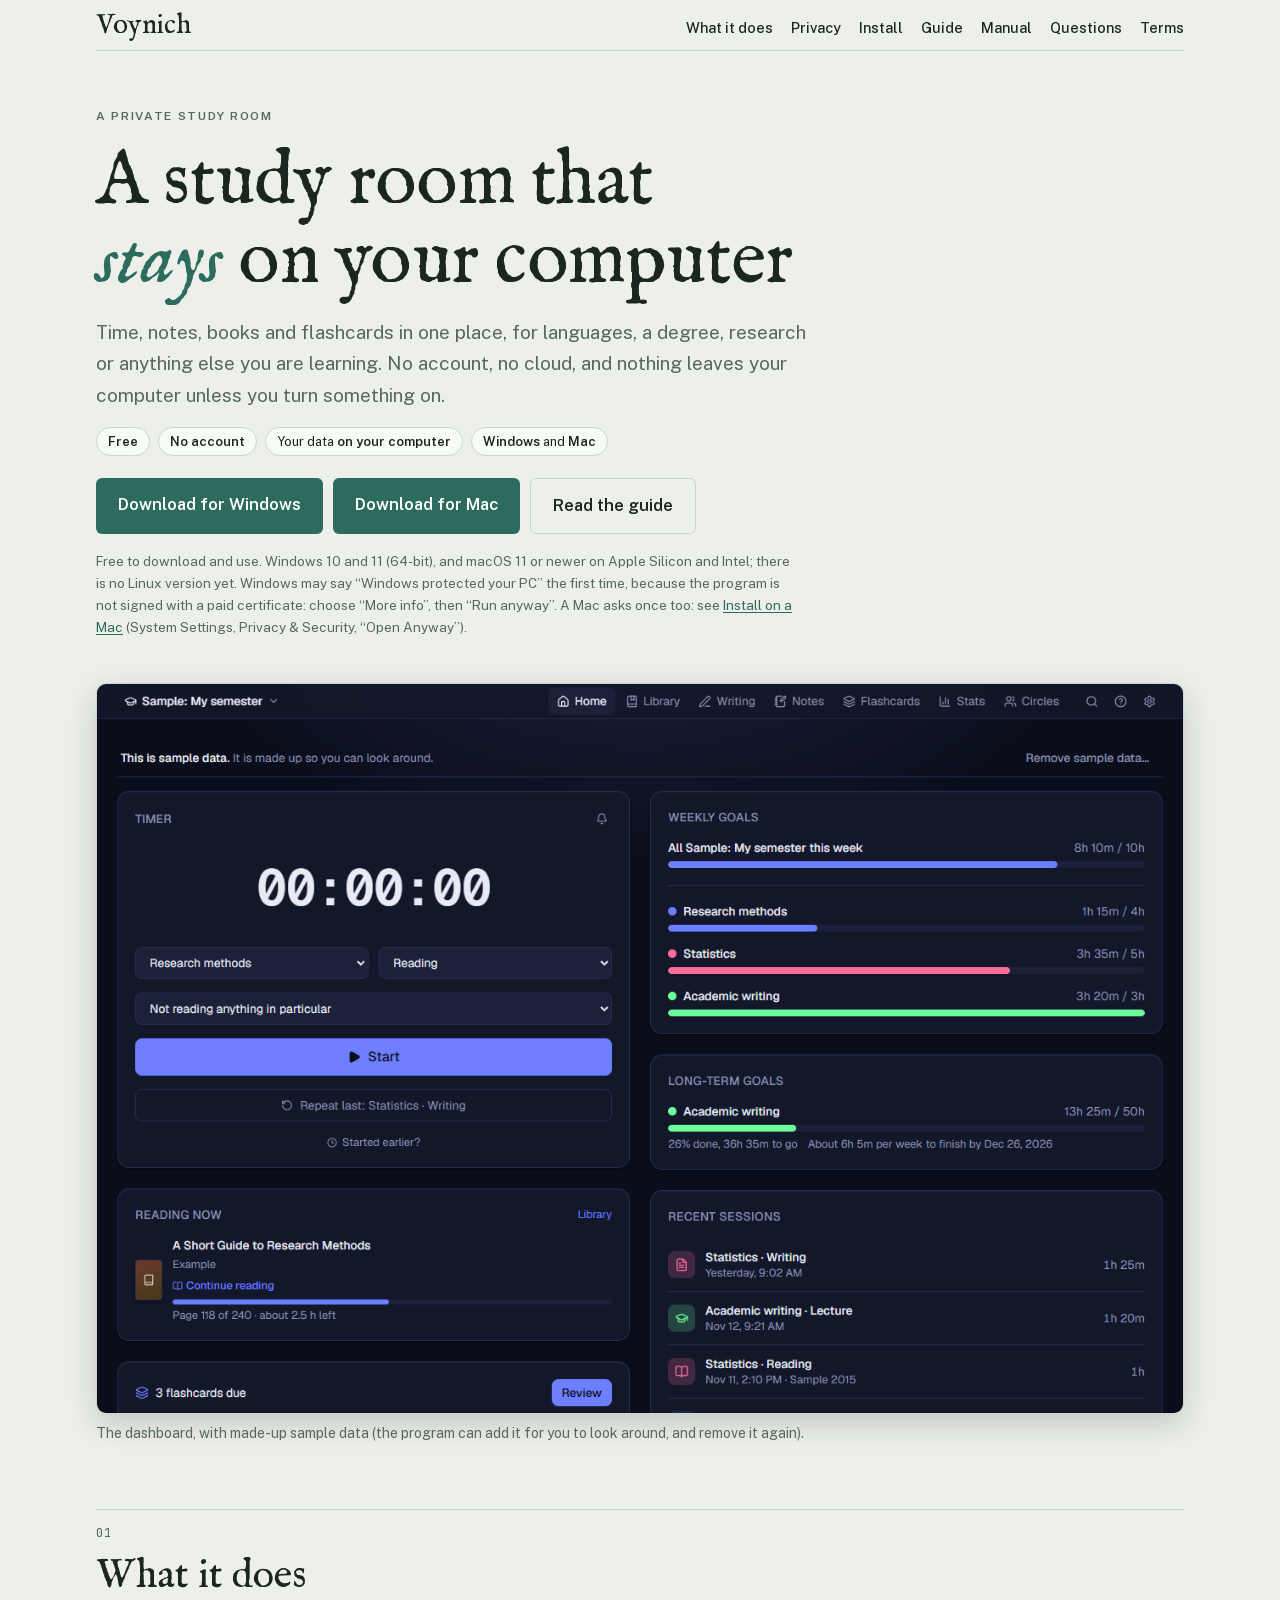
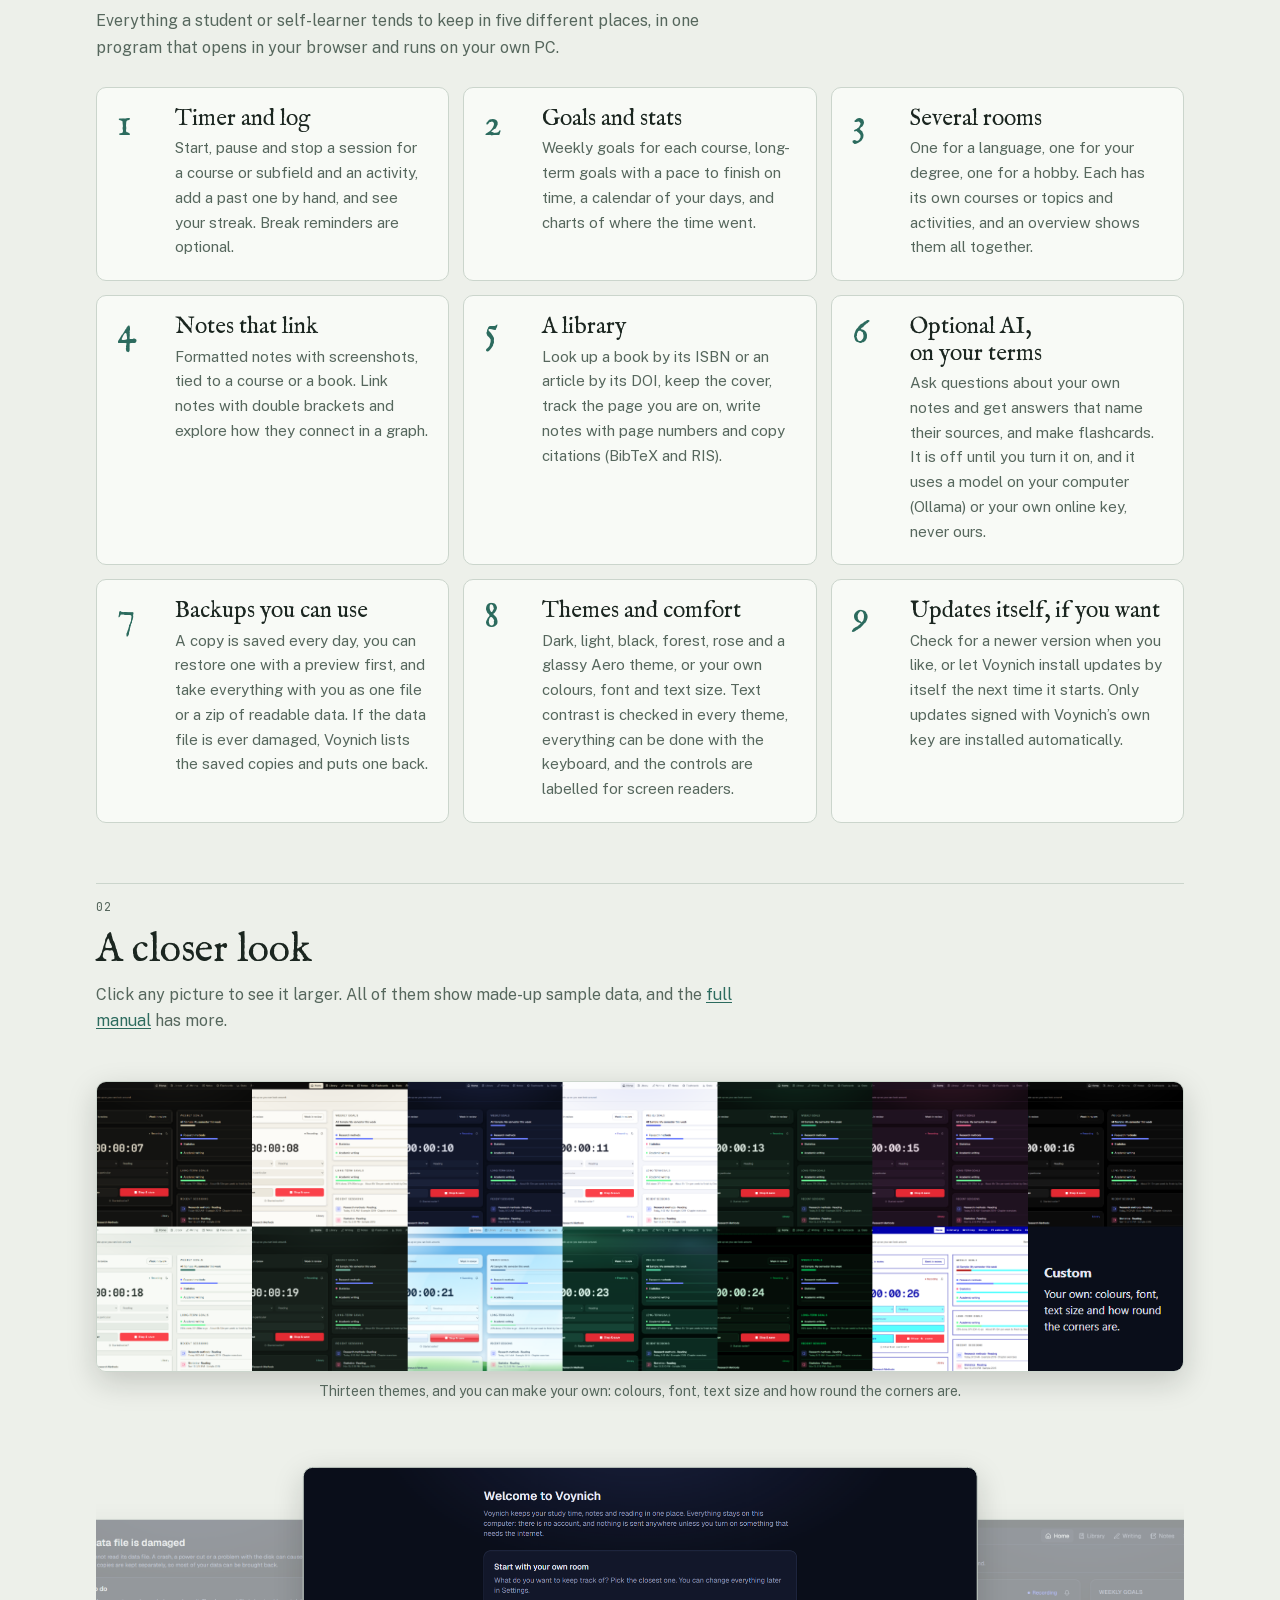
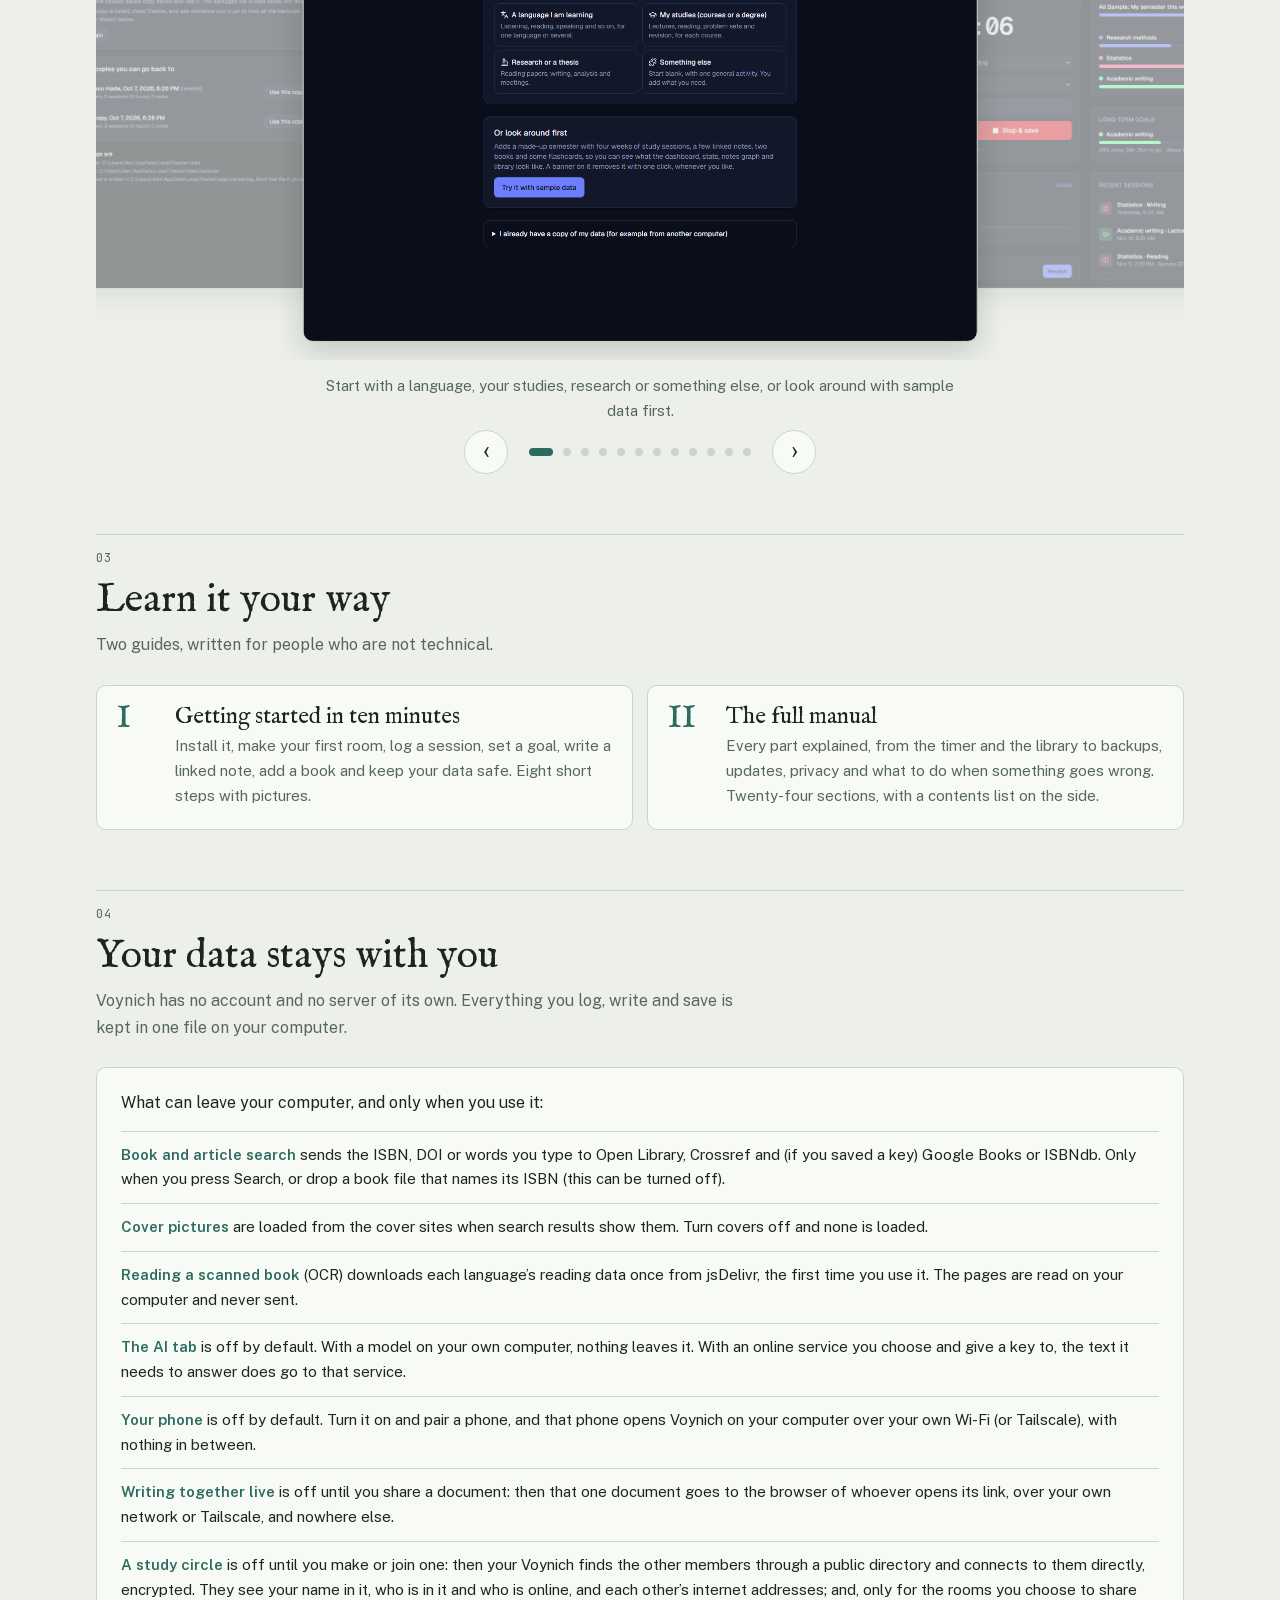
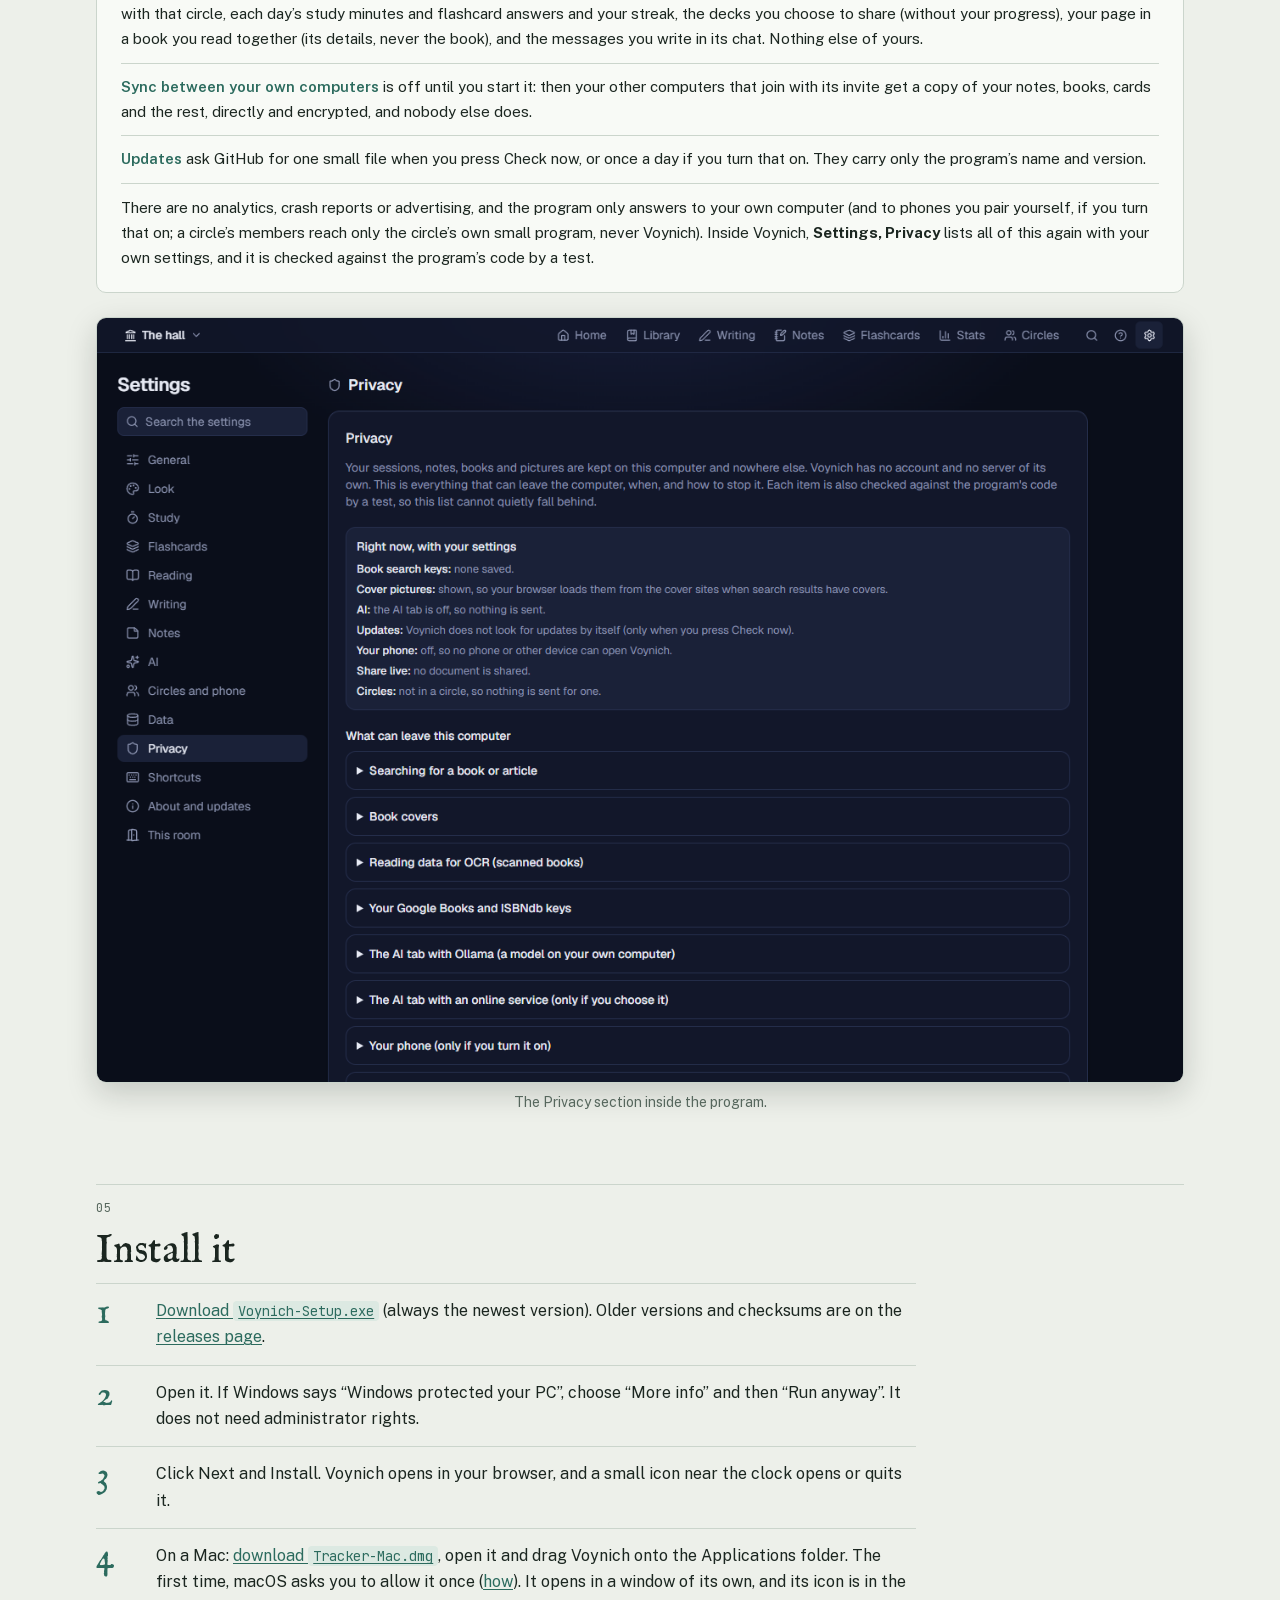
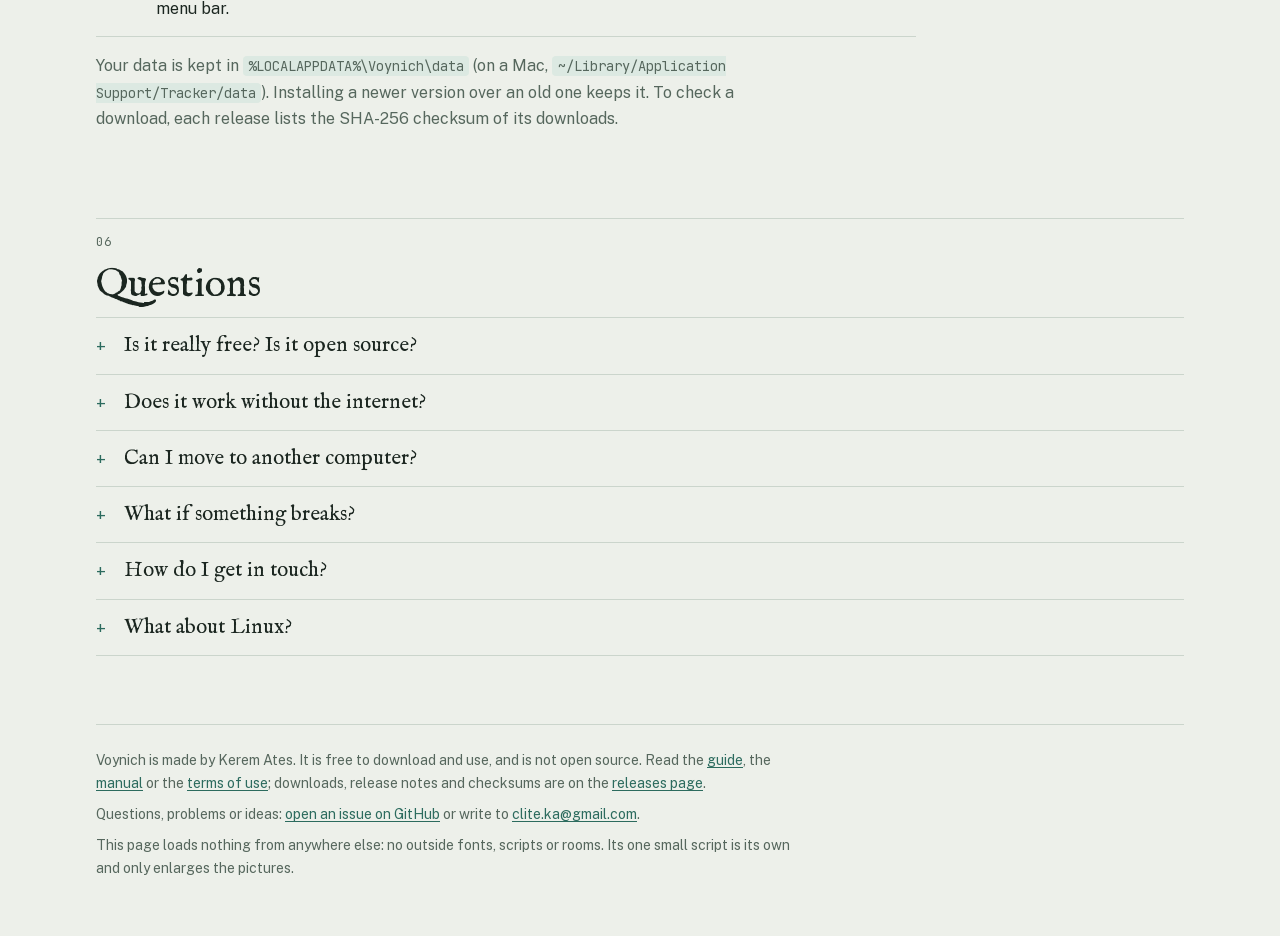
<file: docs/index.html>
<!doctype html>
<html lang="en">
<head>
<meta charset="utf-8">
<meta name="viewport" content="width=device-width, initial-scale=1">
<meta name="theme-color" content="#101713">
<title>Voynich: a private study room that lives on your computer</title>
<meta name="description" content="Voynich keeps your study time, notes, books and flashcards in one place, on your own Windows PC or Mac. No account, no cloud, nothing sent anywhere unless you turn something on. Free to download.">
<meta property="og:title" content="Voynich: a private study room that lives on your computer">
<meta property="og:description" content="Study time, notes, books and flashcards in one place. No account. Your data stays on your computer.">
<meta property="og:type" content="website">
<meta property="og:image" content="https://cliteka-cell.github.io/voynich-releases/img/dashboard.png">
<link rel="icon" href="data:image/svg+xml,%3Csvg xmlns='http://www.w3.org/2000/svg' viewBox='0 0 64 64'%3E%3Cg transform='rotate(90 32 32)'%3E%3Crect x='1.3' y='6.1' width='61.4' height='51.8' rx='10.9'/%3E%3Crect x='5' y='9.8' width='54' height='44.4' rx='7.2' fill='%23fff'/%3E%3Crect x='7.9' y='12.7' width='48.3' height='38.7' rx='4.3'/%3E%3C/g%3E%3Cpath transform='translate(32 32) scale(0.46) translate(-50 -50)' fill='%23fff' fill-rule='evenodd' d='M40.0 0.0 L45.2 -0.0 L45.7 0.3 L45.7 15.6 L46.1 16.1 L54.8 16.0 L55.1 9.8 L56.4 5.6 L59.6 2.0 L63.4 0.2 L68.0 0.2 L71.4 1.6 L74.1 4.1 L75.5 6.3 L76.2 8.3 L76.5 11.3 L76.2 14.1 L74.8 17.2 L72.8 19.6 L70.6 21.1 L68.1 22.1 L61.2 22.4 L60.7 30.0 L59.7 32.4 L58.0 34.6 L55.7 36.3 L53.3 37.3 L45.7 38.0 L45.8 78.3 L59.0 78.5 L62.1 79.2 L64.5 80.6 L66.6 82.6 L67.9 84.8 L68.6 86.9 L68.7 91.3 L67.6 94.4 L64.5 97.9 L60.8 99.7 L57.3 100.0 L54.1 99.3 L51.7 97.9 L49.7 96.0 L48.0 93.3 L47.3 90.3 L47.4 87.9 L48.2 84.7 L33.9 84.6 L30.7 83.9 L27.8 82.2 L26.0 80.4 L24.3 77.7 L23.6 75.3 L23.5 72.1 L24.0 69.4 L25.4 66.6 L27.7 64.1 L29.5 62.9 L32.2 61.8 L39.6 61.2 L39.6 37.9 L30.5 37.8 L29.7 38.6 L29.6 40.1 L24.6 42.9 L23.7 41.2 L23.5 39.3 L23.6 37.4 L24.6 35.1 L26.1 33.5 L27.7 32.3 L30.3 31.6 L39.5 31.4 L39.6 22.9 L39.1 22.3 L23.7 22.3 L23.5 16.4 Z M65.2 6.2 L67.4 6.4 L69.7 8.4 L70.4 10.6 L70.0 13.2 L68.9 14.8 L67.3 15.9 L61.4 16.1 L61.2 11.1 L61.5 9.1 L63.0 7.1 Z M39.3 9.4 L39.6 9.7 L39.5 15.9 L32.9 16.1 L32.9 15.7 Z M46.0 22.3 L54.8 22.4 L54.9 27.8 L53.6 30.2 L51.2 31.5 L45.8 31.4 L45.7 22.9 Z M34.4 67.7 L39.1 67.7 L39.6 68.0 L39.4 78.4 L33.6 78.3 L31.6 77.3 L30.1 75.5 L29.6 73.0 L30.1 70.6 L32.0 68.6 Z M57.3 84.7 L59.0 84.7 L60.7 85.4 L61.8 86.5 L62.5 87.9 L62.7 89.6 L62.1 91.5 L60.5 93.1 L58.8 93.8 L57.1 93.8 L55.5 93.1 L54.1 91.7 L53.6 90.2 L53.6 88.1 L54.4 86.5 L55.5 85.4 Z'/%3E%3C/svg%3E">
<link rel="stylesheet" href="guide.css">
<style>
/* The landing page: guide.css gives the fonts, the bar and the rest; these are the same two colour sets (a test holds them equal). */
:root {
  color-scheme: dark light;
  --bg: #101713;
  --surface: #17201b;
  --surface-2: #1d3730;
  --border: #2b3a32;
  --fg: #e2e9e3;
  --muted: #98a99f;
  --accent: #7cc0ad;
  --accent-fg: #101713;
  --ochre: #d8a852;
  --ochre-soft: #33291a;
}
@media (prefers-color-scheme: light) {
  :root {
    --bg: #edf0ea;
    --surface: #f8faf6;
    --surface-2: #dce9e2;
    --border: #cbd5cc;
    --fg: #1b2620;
    --muted: #56675d;
    --accent: #2c6b5e;
    --accent-fg: #ffffff;
    --ochre: #8f6218;
    --ochre-soft: #f1e6cf;
  }
}
.hero { padding: 56px 0 8px; display: grid; gap: 16px; }
.eyebrow { font-size: 12px; letter-spacing: 0.14em; text-transform: uppercase; color: var(--muted); font-weight: 600; }
.hero h1 { font-size: clamp(44px, 7.2vw, 76px); line-height: 1.04; margin: 0; max-width: 19ch; }
.hero .lead { font-size: clamp(17px, 2.1vw, 19px); margin: 0; max-width: 60ch; }
.facts { display: flex; flex-wrap: wrap; gap: 8px; }
.fact { font-size: 13px; border: 1px solid var(--border); border-radius: 999px; padding: 3px 11px; background: var(--surface); }
.fact b { font-weight: 600; }
.actions { display: flex; flex-wrap: wrap; gap: 10px; margin: 6px 0 0; }
.actions .button { font-size: 16.5px; padding: 13px 22px; }
.small { font-size: 13.5px; color: var(--muted); max-width: 78ch; margin: 0; }
.hero .shot { margin: 28px 0 0; }
.hero .shot figcaption { text-align: left; }

/* each part: a rule above, the title in the book face, a short line under it */
section { padding: 56px 0 4px; scroll-margin-top: 64px; }
section > h2 { font-size: clamp(30px, 4.4vw, 40px); margin: 0 0 8px; padding-top: 0; border-top: 0; }
.part-no { display: block; font-family: var(--mono); font-size: 12px; letter-spacing: 0.08em; color: var(--muted); margin-bottom: 10px; padding-top: 14px; border-top: 1px solid var(--border); }
.section-lead { color: var(--muted); margin: 0 0 26px; max-width: 64ch; }

/* what it does: numbered leaves, two by two */
.grid { display: grid; gap: 14px; grid-template-columns: repeat(auto-fit, minmax(300px, 1fr)); counter-reset: leaf; }
.card { counter-increment: leaf; background: var(--surface); border: 1px solid var(--border); border-radius: 10px; padding: 18px 20px 20px; display: grid; grid-template-columns: 46px 1fr; gap: 4px 12px; align-content: start; }
.card::before { content: counter(leaf); grid-row: span 2; font-family: var(--display); font-size: 40px; line-height: 0.95; color: var(--accent); }
.card h3 { margin: 0; font-size: 23px; }
.card h3 a { color: var(--fg); text-decoration: none; }
.card h3 a:hover { color: var(--accent); text-decoration: underline; }
.card p { margin: 0; color: var(--muted); font-size: 15px; }
#learn .card::before { content: counter(leaf, upper-roman); font-size: 32px; }

.gallery { display: grid; gap: 28px; grid-template-columns: repeat(auto-fit, minmax(420px, 1fr)); }
.gallery .wide { grid-column: 1 / -1; }
.shot figcaption { text-align: center; }
@media (max-width: 520px) { .gallery { grid-template-columns: 1fr; } }

/* privacy: a sheet with a ruled list, each thing that can leave named in bold */
.panel { background: var(--surface); border: 1px solid var(--border); border-radius: 10px; padding: 22px 24px; }
.panel ul { list-style: none; margin: 14px 0 0; padding: 0; }
.panel li { padding: 11px 0; border-top: 1px solid var(--border); font-size: 15px; }
.panel li:last-child { border-bottom: 1px solid var(--border); }
.panel li strong { font-weight: 600; color: var(--accent); }
.panel > p:last-child { font-size: 15px; }

/* install: the roadmap's order, a big numeral to each step */
#install ol.steps { counter-reset: inst; max-width: 820px; }
#install ol.steps > li { counter-increment: inst; position: relative; padding: 14px 0 14px 60px; border-top: 1px solid var(--border); }
#install ol.steps > li:last-child { border-bottom: 1px solid var(--border); }
#install ol.steps > li::before { content: counter(inst); position: absolute; left: 0; top: 10px; font-family: var(--display); font-size: 38px; line-height: 1; color: var(--accent); }
#questions details p { max-width: 72ch; }
@media (max-width: 620px) {
  .hero { padding-top: 36px; }
  .card { grid-template-columns: 38px 1fr; padding: 16px; }
  .card::before { font-size: 34px; }
  .panel { padding: 18px 16px; }
  #install ol.steps > li { padding-left: 44px; }
  #install ol.steps > li::before { font-size: 30px; }
}
</style>
<link rel="stylesheet" href="gallery.css"><link rel="stylesheet" href="gallery.css">
</head>
<body>
<div class="wrap">
  <header class="top">
    <a class="brand" href="#top">Voynich</a>
    <nav class="site" aria-label="Sections">
      <a href="#features">What it does</a>
      <a href="#privacy">Privacy</a>
      <a href="#install">Install</a>
      <a href="guide.html">Guide</a>
      <a href="manual.html">Manual</a>
      <a href="#questions">Questions</a>
      <a href="terms.html">Terms</a>
    </nav>
  </header>

  <main id="top">
    <div class="hero">
      <span class="eyebrow">A private study room</span>
      <h1>A study room that <em>stays</em> on your computer</h1>
      <p class="lead">Time, notes, books and flashcards in one place, for languages, a degree, research or anything else you are learning. No account, no cloud, and nothing leaves your computer unless you turn something on.</p>
      <div class="facts">
        <span class="fact"><b>Free</b></span>
        <span class="fact"><b>No account</b></span>
        <span class="fact">Your data <b>on your computer</b></span>
        <span class="fact"><b>Windows</b> and <b>Mac</b></span>
      </div>
      <p class="actions">
        <a class="button" href="https://github.com/cliteka-cell/voynich-releases/releases/latest/download/Voynich-Setup.exe">Download for Windows</a>
        <a class="button" href="https://github.com/cliteka-cell/voynich-releases/releases/latest/download/Tracker-Mac.dmg">Download for Mac</a>
        <a class="button quiet" href="guide.html">Read the guide</a>
      </p>
      <p class="small">Free to download and use. Windows 10 and 11 (64-bit), and macOS 11 or newer on Apple Silicon and Intel; there is no Linux version yet. Windows may say &ldquo;Windows protected your PC&rdquo; the first time, because the program is not signed with a paid certificate: choose &ldquo;More info&rdquo;, then &ldquo;Run anyway&rdquo;. A Mac asks once too: see <a href="manual.html#mac">Install on a Mac</a> (System Settings, Privacy &amp; Security, &ldquo;Open Anyway&rdquo;).</p>
      <figure class="shot">
        <a class="zoom" href="img/dashboard.png"><img src="img/dashboard.png" width="1280" height="860" alt="The Voynich dashboard: a timer with a Start button, weekly goals with progress bars for three courses, a long-term goal, the book being read and the most recent study sessions."></a>
        <figcaption>The dashboard, with made-up sample data (the program can add it for you to look around, and remove it again).</figcaption>
      </figure>
    </div>

    <section id="features" aria-labelledby="features-title">
      <span class="part-no">01</span>
      <h2 id="features-title">What it does</h2>
      <p class="section-lead">Everything a student or self-learner tends to keep in five different places, in one program that opens in your browser and runs on your own PC.</p>
      <div class="grid">
        <div class="card"><h3>Timer and log</h3><p>Start, pause and stop a session for a course or subfield and an activity, add a past one by hand, and see your streak. Break reminders are optional.</p></div>
        <div class="card"><h3>Goals and stats</h3><p>Weekly goals for each course, long-term goals with a pace to finish on time, a calendar of your days, and charts of where the time went.</p></div>
        <div class="card"><h3>Several rooms</h3><p>One for a language, one for your degree, one for a hobby. Each has its own courses or topics and activities, and an overview shows them all together.</p></div>
        <div class="card"><h3>Notes that link</h3><p>Formatted notes with screenshots, tied to a course or a book. Link notes with double brackets and explore how they connect in a graph.</p></div>
        <div class="card"><h3>A library</h3><p>Look up a book by its ISBN or an article by its DOI, keep the cover, track the page you are on, write notes with page numbers and copy citations (BibTeX and RIS).</p></div>
        <div class="card"><h3>Optional AI, on your terms</h3><p>Ask questions about your own notes and get answers that name their sources, and make flashcards. It is off until you turn it on, and it uses a model on your computer (Ollama) or your own online key, never ours.</p></div>
        <div class="card"><h3>Backups you can use</h3><p>A copy is saved every day, you can restore one with a preview first, and take everything with you as one file or a zip of readable data. If the data file is ever damaged, Voynich lists the saved copies and puts one back.</p></div>
        <div class="card"><h3>Themes and comfort</h3><p>Dark, light, black, forest, rose and a glassy Aero theme, or your own colours, font and text size. Text contrast is checked in every theme, everything can be done with the keyboard, and the controls are labelled for screen readers.</p></div>
        <div class="card"><h3>Updates itself, if you want</h3><p>Check for a newer version when you like, or let Voynich install updates by itself the next time it starts. Only updates signed with Voynich&rsquo;s own key are installed automatically.</p></div>
      </div>
    </section>

    <section id="look" aria-labelledby="look-title">
      <span class="part-no">02</span>
      <h2 id="look-title">A closer look</h2>
      <p class="section-lead">Click any picture to see it larger. All of them show made-up sample data, and the <a href="manual.html">full manual</a> has more.</p>
      <div class="gallery single">
        <figure class="shot wide"><a class="zoom" href="img/themes.png"><img loading="lazy" src="img/themes.png" width="1472" height="392" alt="The same dashboard with a running timer in thirteen themes side by side: Voynich, Voynich Light, midnight, light, forest, rose, black, Folio, Folio Night, Aero Sky, Aero Aurora, CCRU and TempleOS."></a><figcaption>Thirteen themes, and you can make your own: colours, font, text size and how round the corners are.</figcaption></figure>
      </div>
      <div class="gallery" data-coverflow aria-label="Screenshots of Voynich" style="margin-top:36px">
        <figure class="shot"><a class="zoom" href="img/welcome.png"><img loading="lazy" src="img/welcome.png" width="1280" height="940" alt="The Voynich welcome page: four starting points (a language, my studies, research or a thesis, something else) and a button to try it with sample data."></a><figcaption>Start with a language, your studies, research or something else, or look around with sample data first.</figcaption></figure>
        <figure class="shot"><a class="zoom" href="img/timer-running.png"><img loading="lazy" src="img/timer-running.png" width="1280" height="860" alt="The dashboard while a session is being timed: a clock at 00:00:06 with a Recording label, Pause and Stop and save buttons, and weekly goal bars beside it."></a><figcaption>The timer keeps running if you close the page. Started late? Move the start back.</figcaption></figure>
        <figure class="shot"><a class="zoom" href="img/log.png"><img loading="lazy" src="img/log.png" width="1280" height="940" alt="The log page: an Add a past session button, filters by course, activity and book, and the list of all sessions."></a><figcaption>Forgot to start the timer? Add a past session by hand, and edit or delete any session later.</figcaption></figure>
        <figure class="shot"><a class="zoom" href="img/notes.png"><img loading="lazy" src="img/notes.png" width="1280" height="900" alt="The notes page as cards: a pinned note above the others, each with a few lines of its text, its course dots and its date, under the Cards, Graph and Flashcards tabs."></a><figcaption>Notes link to each other with double brackets, and show what links back.</figcaption></figure>
        <figure class="shot"><a class="zoom" href="img/graph.png"><img loading="lazy" src="img/graph.png" width="1280" height="900" alt="The notes graph: notes, courses and books drawn as coloured dots and shapes joined by lines, with labels such as Sampling, Hypotheses and p-values, and dashed lines from notes to the notes they are under."></a><figcaption>The notes graph shows how your notes, courses and books connect.</figcaption></figure>
        <figure class="shot"><a class="zoom" href="img/library.png"><img loading="lazy" src="img/library.png" width="1280" height="900" alt="The library: two books with reading progress, pages per hour, an estimate of the time left and a field for the page you are on."></a><figcaption>The library tracks what you read, how fast, and how long it will take.</figcaption></figure>
        <figure class="shot"><a class="zoom" href="img/reader.png"><img loading="lazy" src="img/reader.png" width="1280" height="900" alt="The reader: a PDF page with its first two lines highlighted in yellow, and the Notes panel beside it listing the highlight and the notes about the book."></a><figcaption>Read your PDFs and EPUBs in Voynich, with highlights and notes beside the page.</figcaption></figure>
        <figure class="shot"><a class="zoom" href="img/writing.png"><img loading="lazy" src="img/writing.png" width="1280" height="900" alt="A document in Writing: a title and three paragraphs under one row of buttons and one toolbar row with the text style, lists, Cite, Footnote, Comment, Insert and Format."></a><figcaption>Write essays and chapters with citations from your library.</figcaption></figure>
        <figure class="shot"><a class="zoom" href="img/stats.png"><img loading="lazy" src="img/stats.png" width="1280" height="900" alt="The stats page: a bar chart of daily study time over 30 days split by course and coloured by activity, above a comparison of this week with last week."></a><figcaption>Stats: where the time went, and how this week compares.</figcaption></figure>
        <figure class="shot"><a class="zoom" href="img/overview.png"><img loading="lazy" src="img/overview.png" width="1280" height="900" alt="The overview page that adds up two rooms: totals for today, this week and all time, a day streak, a daily chart and a split of time by room."></a><figcaption>The overview adds up all your rooms, for example a language and a degree.</figcaption></figure>
        <figure class="shot"><a class="zoom" href="img/settings-data.png"><img loading="lazy" src="img/settings-data.png" width="1280" height="900" alt="The Data and backups part of settings: three download buttons, Back up now and Import from a file buttons and the list of saved copies, each with a Restore button."></a><figcaption>A copy is saved every day. Put any of them back, or take everything with you.</figcaption></figure>
        <figure class="shot"><a class="zoom" href="img/damaged.png"><img loading="lazy" src="img/damaged.png" width="1280" height="900" alt="The page Voynich shows when its data file is damaged: what to do, and a list of saved copies with a Use this copy button."></a><figcaption>If the data file is ever damaged, Voynich says so plainly and offers saved copies to go back to.</figcaption></figure>
      </div>
    </section>

    <section id="learn" aria-labelledby="learn-title">
      <span class="part-no">03</span>
      <h2 id="learn-title">Learn it your way</h2>
      <p class="section-lead">Two guides, written for people who are not technical.</p>
      <div class="grid">
        <div class="card"><h3><a href="guide.html">Getting started in ten minutes</a></h3><p>Install it, make your first room, log a session, set a goal, write a linked note, add a book and keep your data safe. Eight short steps with pictures.</p></div>
        <div class="card"><h3><a href="manual.html">The full manual</a></h3><p>Every part explained, from the timer and the library to backups, updates, privacy and what to do when something goes wrong. Twenty-four sections, with a contents list on the side.</p></div>
      </div>
    </section>

    <section id="privacy" aria-labelledby="privacy-title">
      <span class="part-no">04</span>
      <h2 id="privacy-title">Your data stays with you</h2>
      <p class="section-lead">Voynich has no account and no server of its own. Everything you log, write and save is kept in one file on your computer.</p>
      <div class="panel">
        <p style="margin:0">What can leave your computer, and only when you use it:</p>
        <ul>
          <li><strong>Book and article search</strong> sends the ISBN, DOI or words you type to Open Library, Crossref and (if you saved a key) Google Books or ISBNdb. Only when you press Search, or drop a book file that names its ISBN (this can be turned off).</li>
          <li><strong>Cover pictures</strong> are loaded from the cover sites when search results show them. Turn covers off and none is loaded.</li>
          <li><strong>Reading a scanned book</strong> (OCR) downloads each language&rsquo;s reading data once from jsDelivr, the first time you use it. The pages are read on your computer and never sent.</li>
          <li><strong>The AI tab</strong> is off by default. With a model on your own computer, nothing leaves it. With an online service you choose and give a key to, the text it needs to answer does go to that service.</li>
          <li><strong>Your phone</strong> is off by default. Turn it on and pair a phone, and that phone opens Voynich on your computer over your own Wi-Fi (or Tailscale), with nothing in between.</li>
          <li><strong>Writing together live</strong> is off until you share a document: then that one document goes to the browser of whoever opens its link, over your own network or Tailscale, and nowhere else.</li>
          <li><strong>A study circle</strong> is off until you make or join one: then your Voynich finds the other members through a public directory and connects to them directly, encrypted. They see your name in it, who is in it and who is online, and each other&rsquo;s internet addresses; and, only for the rooms you choose to share with that circle, each day&rsquo;s study minutes and flashcard answers and your streak, the decks you choose to share (without your progress), your page in a book you read together (its details, never the book), and the messages you write in its chat. Nothing else of yours.</li>
          <li><strong>Sync between your own computers</strong> is off until you start it: then your other computers that join with its invite get a copy of your notes, books, cards and the rest, directly and encrypted, and nobody else does.</li>
          <li><strong>Updates</strong> ask GitHub for one small file when you press Check now, or once a day if you turn that on. They carry only the program&rsquo;s name and version.</li>
        </ul>
        <p style="margin:12px 0 0">There are no analytics, crash reports or advertising, and the program only answers to your own computer (and to phones you pair yourself, if you turn that on; a circle&rsquo;s members reach only the circle&rsquo;s own small program, never Voynich). Inside Voynich, <strong>Settings, Privacy</strong> lists all of this again with your own settings, and it is checked against the program&rsquo;s code by a test.</p>
      </div>
      <figure class="shot" style="margin-top:24px"><a class="zoom" href="img/privacy.png"><img loading="lazy" src="img/privacy.png" width="1280" height="900" alt="The Privacy section of Voynich's settings: a summary of what is happening right now with the person's settings, and a list of what can leave the computer, each item with when, what is sent, where to and how to stop it."></a><figcaption>The Privacy section inside the program.</figcaption></figure>
    </section>

    <section id="install" aria-labelledby="install-title">
      <span class="part-no">05</span>
      <h2 id="install-title">Install it</h2>
      <ol class="steps">
        <li><a href="https://github.com/cliteka-cell/voynich-releases/releases/latest/download/Voynich-Setup.exe">Download <code>Voynich-Setup.exe</code></a> (always the newest version). Older versions and checksums are on the <a href="https://github.com/cliteka-cell/voynich-releases/releases">releases page</a>.</li>
        <li>Open it. If Windows says &ldquo;Windows protected your PC&rdquo;, choose &ldquo;More info&rdquo; and then &ldquo;Run anyway&rdquo;. It does not need administrator rights.</li>
        <li>Click Next and Install. Voynich opens in your browser, and a small icon near the clock opens or quits it.</li>
        <li>On a Mac: <a href="https://github.com/cliteka-cell/voynich-releases/releases/latest/download/Tracker-Mac.dmg">download <code>Tracker-Mac.dmg</code></a>, open it and drag Voynich onto the Applications folder. The first time, macOS asks you to allow it once (<a href="manual.html#mac">how</a>). It opens in a window of its own, and its icon is in the menu bar.</li>
      </ol>
      <p class="section-lead" style="margin-top:16px">Your data is kept in <code>%LOCALAPPDATA%\Voynich\data</code> (on a Mac, <code>~/Library/Application Support/Tracker/data</code>). Installing a newer version over an old one keeps it. To check a download, each release lists the SHA-256 checksum of its downloads.</p>
    </section>

    <section id="questions" aria-labelledby="questions-title">
      <span class="part-no">06</span>
      <h2 id="questions-title">Questions</h2>
      <details><summary>Is it really free? Is it open source?</summary><p>It is free: downloading and using Voynich costs nothing. It is not open source: the program&rsquo;s code is not published. The <a href="terms.html">terms of use</a> say what you may do with it.</p></details>
      <details><summary>Does it work without the internet?</summary><p>Yes. The timer, log, notes, goals, stats, backups and the AI tab with a model on your own computer all work offline. Only book lookups, covers, updates and an online AI service need a connection.</p></details>
      <details><summary>Can I move to another computer?</summary><p>Yes. In Settings, Data you can take everything with you as one file or as a zip of readable data (pictures included), and restore it on the other computer. Saved keys are left out of those files on purpose.</p></details>
      <details><summary>What if something breaks?</summary><p>Voynich explains problems in plain words (a full disk, a damaged data file) and keeps a log file; Settings, About and updates shows where. If you ask for help, read the log first: a failed save can leave a piece of what you were saving in it. You can <a href="https://github.com/cliteka-cell/voynich-releases/issues">open an issue on GitHub</a>, or write to <a href="mailto:clite.ka@gmail.com">clite.ka@gmail.com</a>.</p></details>
      <details><summary>How do I get in touch?</summary><p>Write to <a href="mailto:clite.ka@gmail.com">clite.ka@gmail.com</a>, or <a href="https://github.com/cliteka-cell/voynich-releases/issues">open an issue on GitHub</a> if you have a GitHub account. Questions, problems and ideas are all welcome.</p></details>
      <details><summary>What about Linux?</summary><p>Not yet. Voynich runs on Windows 10 and 11 (64-bit) and on macOS 11 or newer (Apple Silicon and Intel).</p></details>
    </section>
  </main>

  <footer>
    <p>Voynich is made by Kerem Ates. It is free to download and use, and is not open source. Read the <a href="guide.html">guide</a>, the <a href="manual.html">manual</a> or the <a href="terms.html">terms of use</a>; downloads, release notes and checksums are on the <a href="https://github.com/cliteka-cell/voynich-releases/releases">releases page</a>.</p>
    <p>Questions, problems or ideas: <a href="https://github.com/cliteka-cell/voynich-releases/issues">open an issue on GitHub</a> or write to <a href="mailto:clite.ka@gmail.com">clite.ka@gmail.com</a>.</p>
    <p>This page loads nothing from anywhere else: no outside fonts, scripts or rooms. Its one small script is its own and only enlarges the pictures.</p>
  </footer>
</div>
<script src="site.js" defer></script>
</body>
</html>
</file>
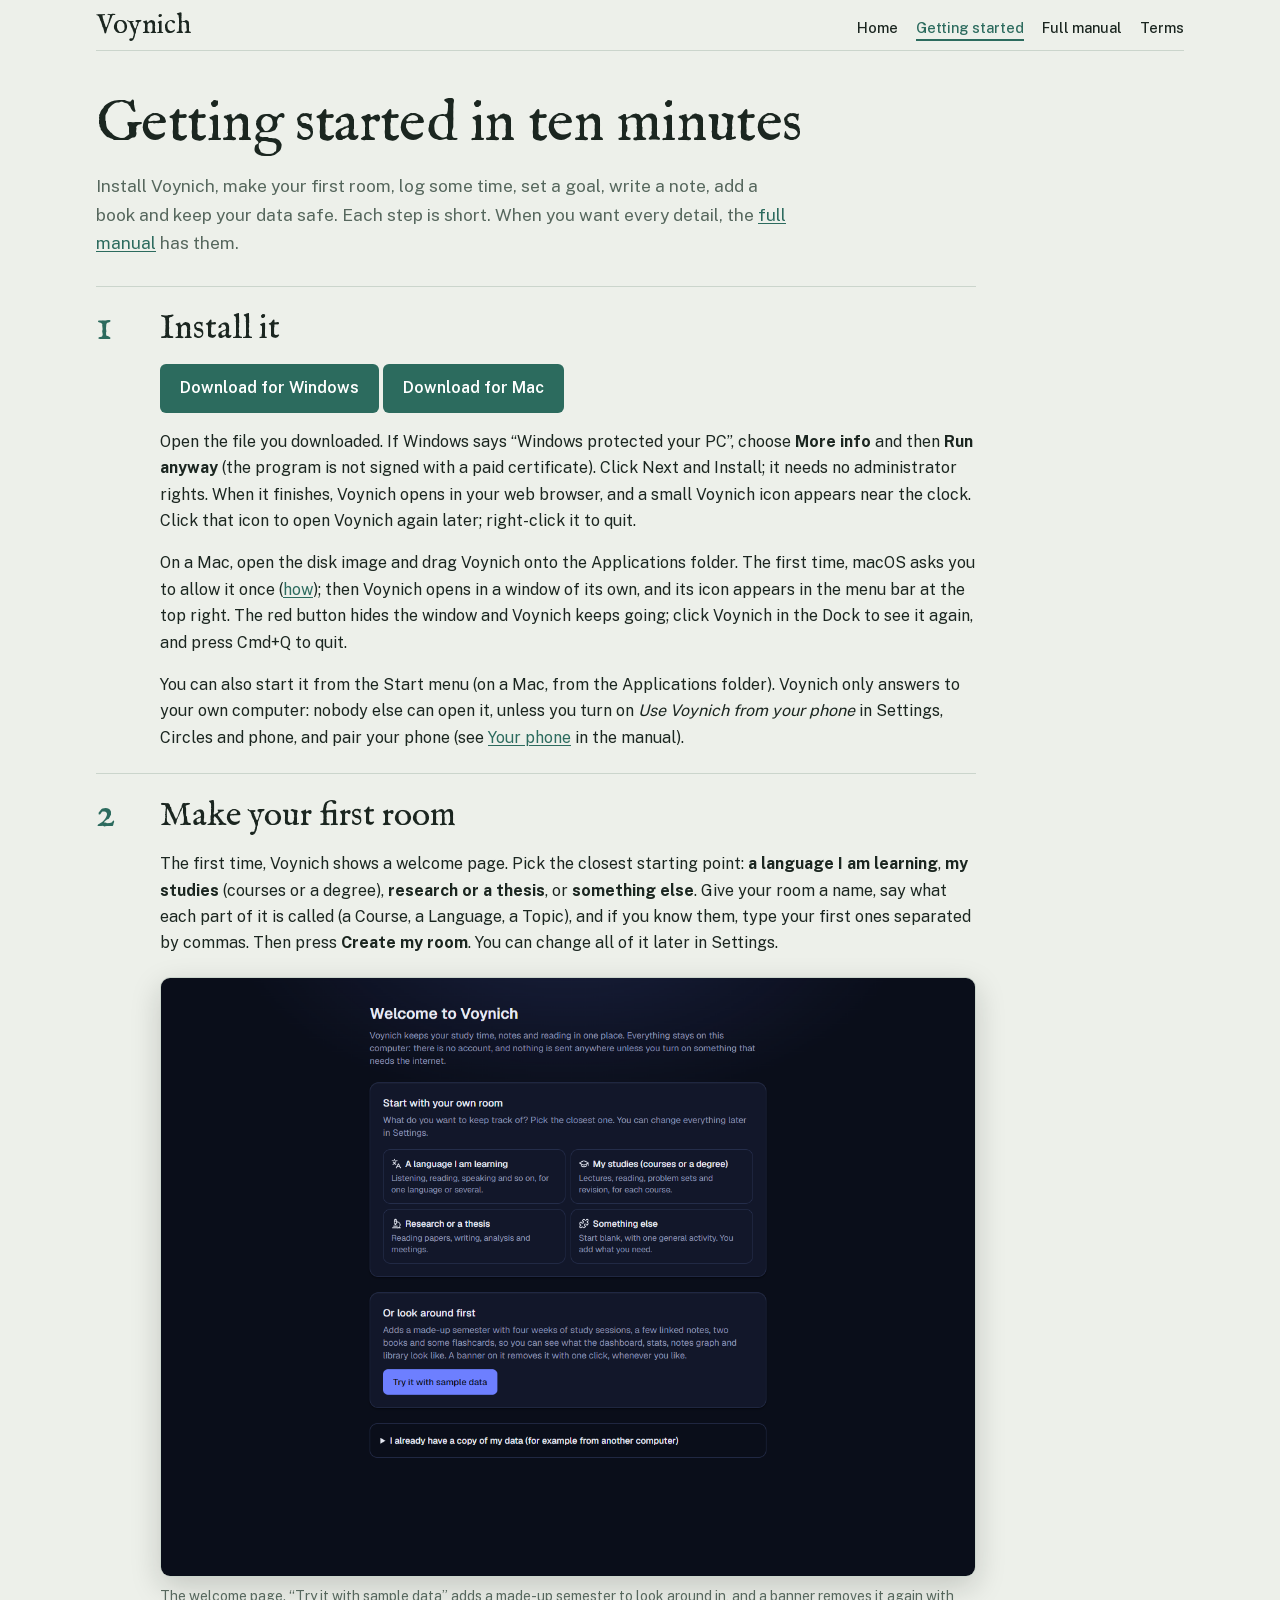
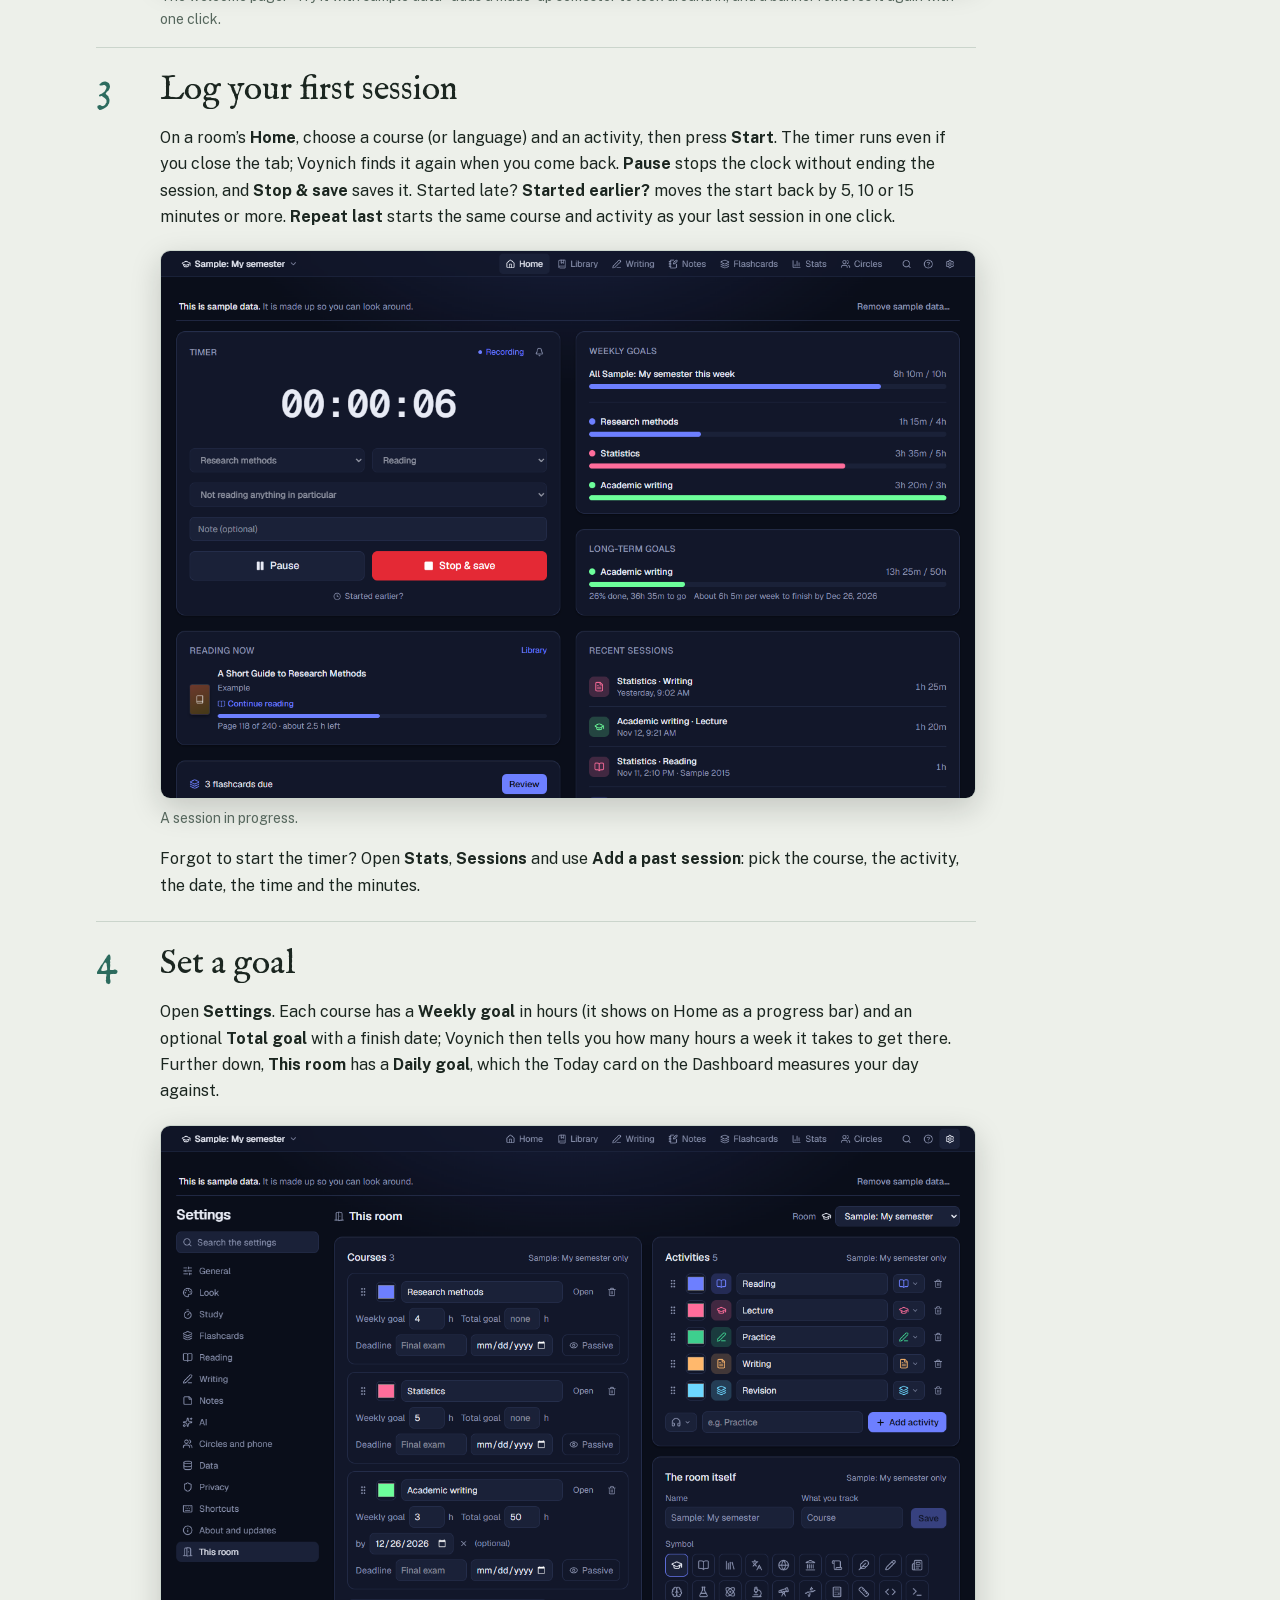
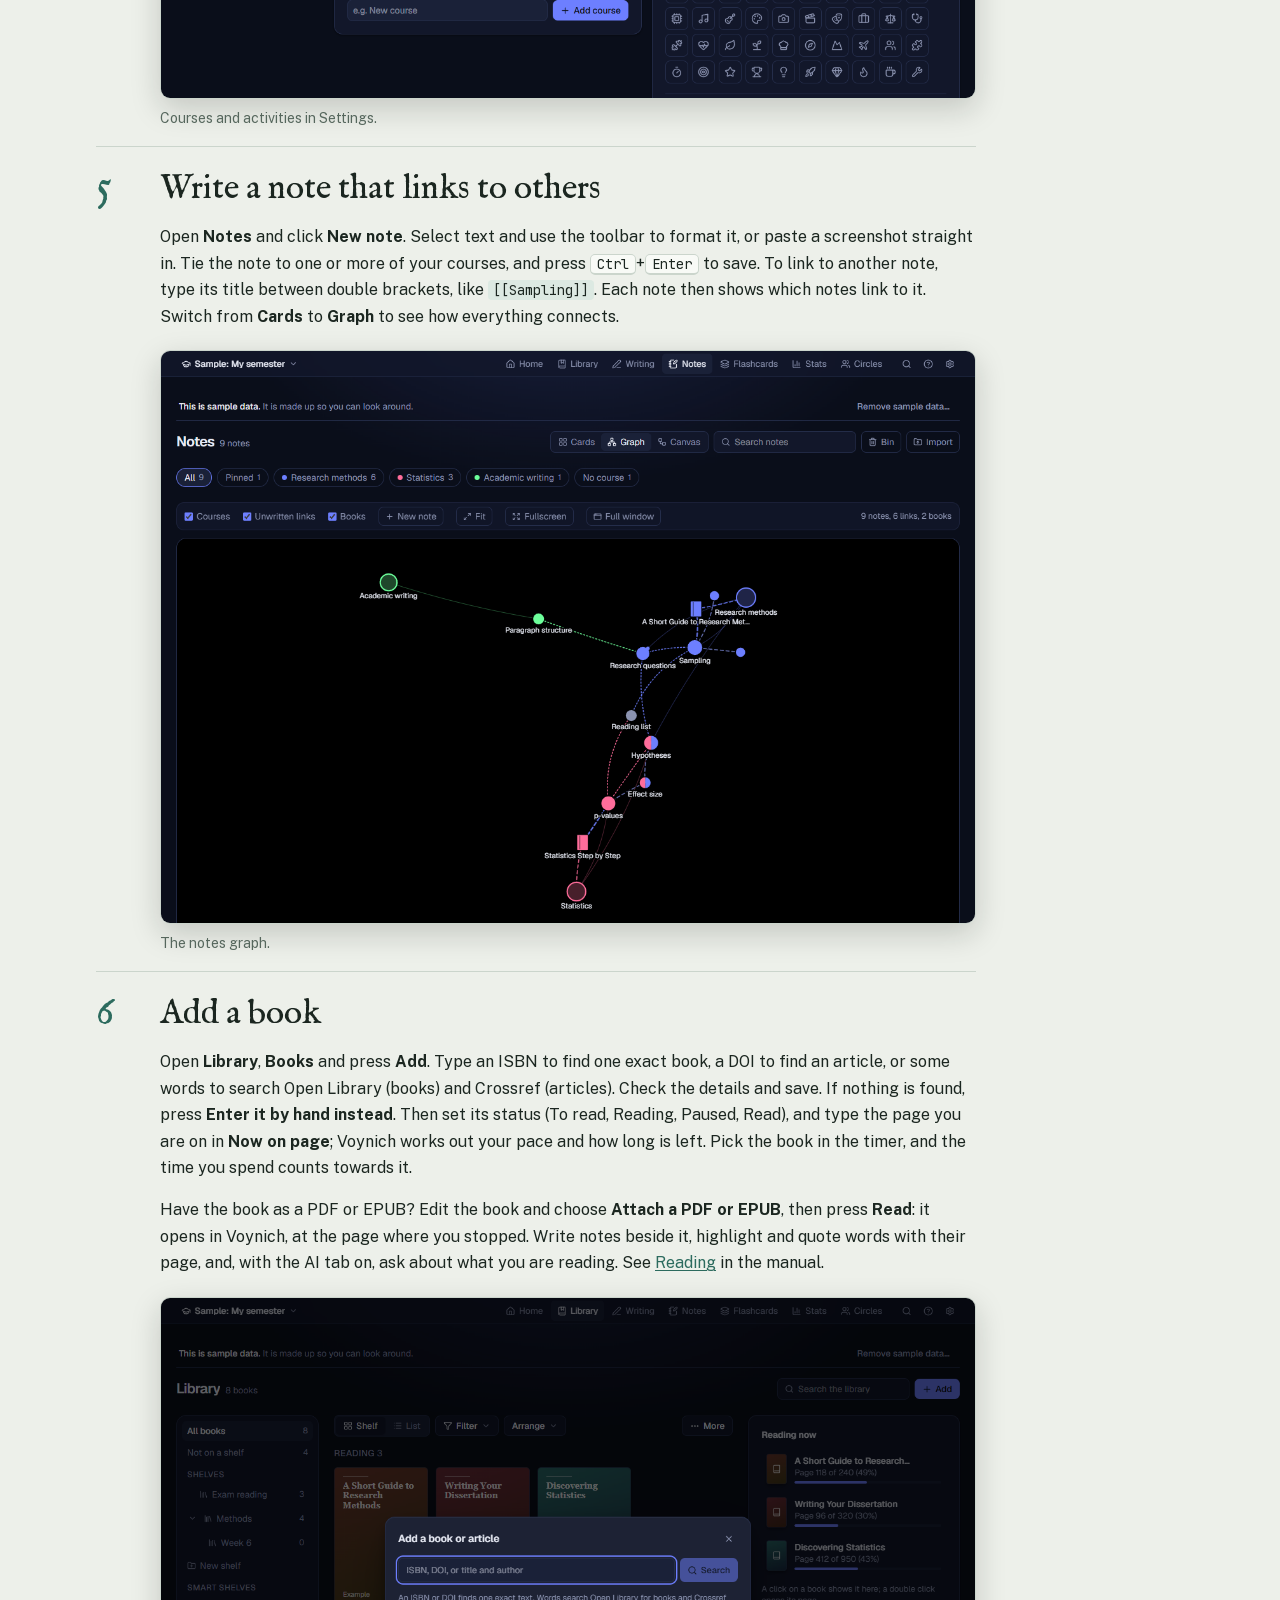
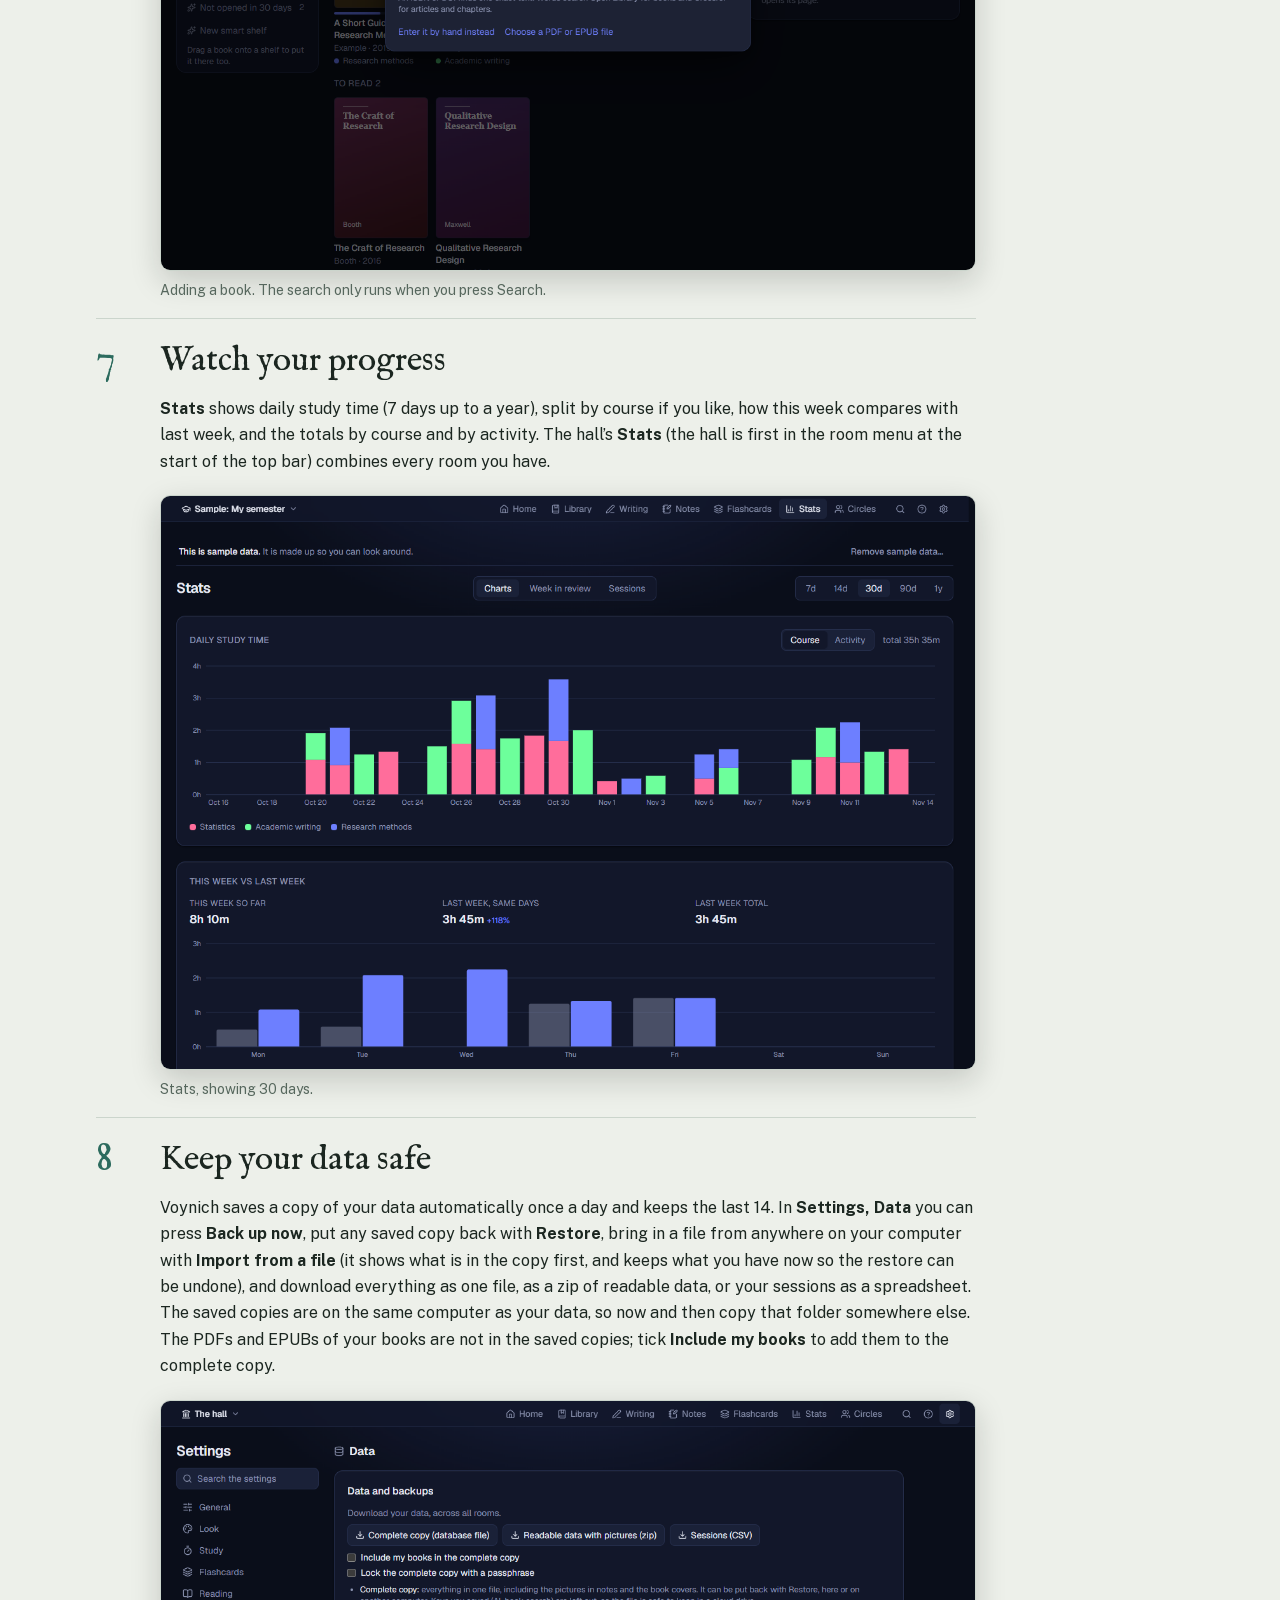
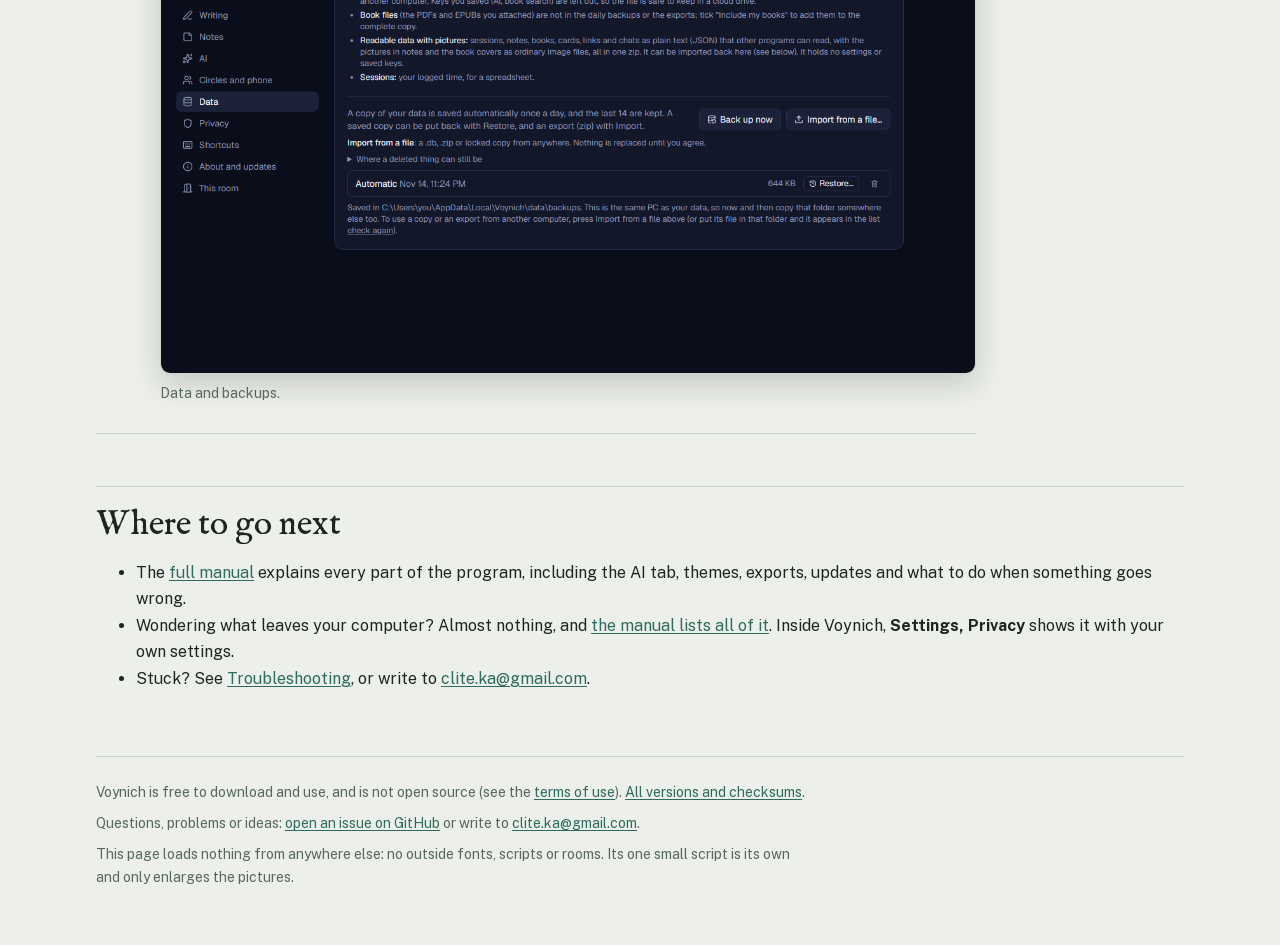
<file: docs/guide.html>
<!doctype html>
<html lang="en">
<head>
<meta charset="utf-8">
<meta name="viewport" content="width=device-width, initial-scale=1">
<meta name="theme-color" content="#0a0e1a">
<title>Voynich: getting started in ten minutes</title>
<meta name="description" content="A short guide to Voynich: install it, make your first room, log a study session, set a goal, write a linked note, add a book and keep your data safe.">
<link rel="icon" href="data:image/svg+xml,%3Csvg xmlns='http://www.w3.org/2000/svg' viewBox='0 0 64 64'%3E%3Cg transform='rotate(90 32 32)'%3E%3Crect x='1.3' y='6.1' width='61.4' height='51.8' rx='10.9'/%3E%3Crect x='5' y='9.8' width='54' height='44.4' rx='7.2' fill='%23fff'/%3E%3Crect x='7.9' y='12.7' width='48.3' height='38.7' rx='4.3'/%3E%3C/g%3E%3Cpath transform='translate(32 32) scale(0.46) translate(-50 -50)' fill='%23fff' fill-rule='evenodd' d='M40.0 0.0 L45.2 -0.0 L45.7 0.3 L45.7 15.6 L46.1 16.1 L54.8 16.0 L55.1 9.8 L56.4 5.6 L59.6 2.0 L63.4 0.2 L68.0 0.2 L71.4 1.6 L74.1 4.1 L75.5 6.3 L76.2 8.3 L76.5 11.3 L76.2 14.1 L74.8 17.2 L72.8 19.6 L70.6 21.1 L68.1 22.1 L61.2 22.4 L60.7 30.0 L59.7 32.4 L58.0 34.6 L55.7 36.3 L53.3 37.3 L45.7 38.0 L45.8 78.3 L59.0 78.5 L62.1 79.2 L64.5 80.6 L66.6 82.6 L67.9 84.8 L68.6 86.9 L68.7 91.3 L67.6 94.4 L64.5 97.9 L60.8 99.7 L57.3 100.0 L54.1 99.3 L51.7 97.9 L49.7 96.0 L48.0 93.3 L47.3 90.3 L47.4 87.9 L48.2 84.7 L33.9 84.6 L30.7 83.9 L27.8 82.2 L26.0 80.4 L24.3 77.7 L23.6 75.3 L23.5 72.1 L24.0 69.4 L25.4 66.6 L27.7 64.1 L29.5 62.9 L32.2 61.8 L39.6 61.2 L39.6 37.9 L30.5 37.8 L29.7 38.6 L29.6 40.1 L24.6 42.9 L23.7 41.2 L23.5 39.3 L23.6 37.4 L24.6 35.1 L26.1 33.5 L27.7 32.3 L30.3 31.6 L39.5 31.4 L39.6 22.9 L39.1 22.3 L23.7 22.3 L23.5 16.4 Z M65.2 6.2 L67.4 6.4 L69.7 8.4 L70.4 10.6 L70.0 13.2 L68.9 14.8 L67.3 15.9 L61.4 16.1 L61.2 11.1 L61.5 9.1 L63.0 7.1 Z M39.3 9.4 L39.6 9.7 L39.5 15.9 L32.9 16.1 L32.9 15.7 Z M46.0 22.3 L54.8 22.4 L54.9 27.8 L53.6 30.2 L51.2 31.5 L45.8 31.4 L45.7 22.9 Z M34.4 67.7 L39.1 67.7 L39.6 68.0 L39.4 78.4 L33.6 78.3 L31.6 77.3 L30.1 75.5 L29.6 73.0 L30.1 70.6 L32.0 68.6 Z M57.3 84.7 L59.0 84.7 L60.7 85.4 L61.8 86.5 L62.5 87.9 L62.7 89.6 L62.1 91.5 L60.5 93.1 L58.8 93.8 L57.1 93.8 L55.5 93.1 L54.1 91.7 L53.6 90.2 L53.6 88.1 L54.4 86.5 L55.5 85.4 Z'/%3E%3C/svg%3E">
<link rel="stylesheet" href="guide.css">
<link rel="stylesheet" href="gallery.css">
</head>
<body>
<div class="wrap">
  <header class="top">
    <a class="brand" href="index.html">Voynich</a>
    <nav class="site" aria-label="Pages">
      <a href="index.html">Home</a>
      <a href="guide.html" aria-current="page">Getting started</a>
      <a href="manual.html">Full manual</a>
      <a href="terms.html">Terms</a>
    </nav>
  </header>

  <main>
    <h1>Getting started in ten minutes</h1>
    <p class="lead">Install Voynich, make your first room, log some time, set a goal, write a note, add a book and keep your data safe. Each step is short. When you want every detail, the <a href="manual.html">full manual</a> has them.</p>

    <ol class="steps">
      <li class="step" id="install">
        <h2 style="margin-top:0;border-top:0;padding-top:0">Install it</h2>
        <p><a class="button" href="https://github.com/cliteka-cell/voynich-releases/releases/latest/download/Voynich-Setup.exe">Download for Windows</a> <a class="button" href="https://github.com/cliteka-cell/voynich-releases/releases/latest/download/Tracker-Mac.dmg">Download for Mac</a></p>
        <p>Open the file you downloaded. If Windows says &ldquo;Windows protected your PC&rdquo;, choose <strong>More info</strong> and then <strong>Run anyway</strong> (the program is not signed with a paid certificate). Click Next and Install; it needs no administrator rights. When it finishes, Voynich opens in your web browser, and a small Voynich icon appears near the clock. Click that icon to open Voynich again later; right-click it to quit.</p>
        <p>On a Mac, open the disk image and drag Voynich onto the Applications folder. The first time, macOS asks you to allow it once (<a href="manual.html#mac">how</a>); then Voynich opens in a window of its own, and its icon appears in the menu bar at the top right. The red button hides the window and Voynich keeps going; click Voynich in the Dock to see it again, and press Cmd+Q to quit.</p>
        <p>You can also start it from the Start menu (on a Mac, from the Applications folder). Voynich only answers to your own computer: nobody else can open it, unless you turn on <em>Use Voynich from your phone</em> in Settings, Circles and phone, and pair your phone (see <a href="manual.html#phone">Your phone</a> in the manual).</p>
      </li>

      <li class="step" id="first-start">
        <h2 style="margin-top:0;border-top:0;padding-top:0">Make your first room</h2>
        <p>The first time, Voynich shows a welcome page. Pick the closest starting point: <strong>a language I am learning</strong>, <strong>my studies</strong> (courses or a degree), <strong>research or a thesis</strong>, or <strong>something else</strong>. Give your room a name, say what each part of it is called (a Course, a Language, a Topic), and if you know them, type your first ones separated by commas. Then press <strong>Create my room</strong>. You can change all of it later in Settings.</p>
        <figure class="shot"><a class="zoom" href="img/welcome.png"><img src="img/welcome.png" width="1280" height="940" alt="The Voynich welcome page: four starting points (a language, my studies, research or a thesis, something else) and a button to try it with sample data." loading="lazy"></a><figcaption>The welcome page. &ldquo;Try it with sample data&rdquo; adds a made-up semester to look around in, and a banner removes it again with one click.</figcaption></figure>
      </li>

      <li class="step" id="log-time">
        <h2 style="margin-top:0;border-top:0;padding-top:0">Log your first session</h2>
        <p>On a room&rsquo;s <strong>Home</strong>, choose a course (or language) and an activity, then press <strong>Start</strong>. The timer runs even if you close the tab; Voynich finds it again when you come back. <strong>Pause</strong> stops the clock without ending the session, and <strong>Stop &amp; save</strong> saves it. Started late? <strong>Started earlier?</strong> moves the start back by 5, 10 or 15 minutes or more. <strong>Repeat last</strong> starts the same course and activity as your last session in one click.</p>
        <figure class="shot"><a class="zoom" href="img/timer-running.png"><img src="img/timer-running.png" width="1280" height="860" alt="A room&rsquo;s Home with a running timer showing 00:00:06, a Recording label, and Pause and Stop and save buttons." loading="lazy"></a><figcaption>A session in progress.</figcaption></figure>
        <p>Forgot to start the timer? Open <strong>Stats</strong>, <strong>Sessions</strong> and use <strong>Add a past session</strong>: pick the course, the activity, the date, the time and the minutes.</p>
      </li>

      <li class="step" id="goals">
        <h2 style="margin-top:0;border-top:0;padding-top:0">Set a goal</h2>
        <p>Open <strong>Settings</strong>. Each course has a <strong>Weekly goal</strong> in hours (it shows on Home as a progress bar) and an optional <strong>Total goal</strong> with a finish date; Voynich then tells you how many hours a week it takes to get there. Further down, <strong>This room</strong> has a <strong>Daily goal</strong>, which the Today card on the Dashboard measures your day against.</p>
        <figure class="shot"><a class="zoom" href="img/settings.png"><img src="img/settings.png" width="1280" height="900" alt="Settings, This room: the list of tabs on the left, and three courses, each with fields for a weekly goal, a total goal and a passive switch, with the activities below." loading="lazy"></a><figcaption>Courses and activities in Settings.</figcaption></figure>
      </li>

      <li class="step" id="notes">
        <h2 style="margin-top:0;border-top:0;padding-top:0">Write a note that links to others</h2>
        <p>Open <strong>Notes</strong> and click <strong>New note</strong>. Select text and use the toolbar to format it, or paste a screenshot straight in. Tie the note to one or more of your courses, and press <kbd>Ctrl</kbd>+<kbd>Enter</kbd> to save. To link to another note, type its title between double brackets, like <code>[[Sampling]]</code>. Each note then shows which notes link to it. Switch from <strong>Cards</strong> to <strong>Graph</strong> to see how everything connects.</p>
        <figure class="shot"><a class="zoom" href="img/graph.png"><img src="img/graph.png" width="1280" height="900" alt="The notes graph: notes, courses and books drawn as coloured dots and shapes joined by lines." loading="lazy"></a><figcaption>The notes graph.</figcaption></figure>
      </li>

      <li class="step" id="library">
        <h2 style="margin-top:0;border-top:0;padding-top:0">Add a book</h2>
        <p>Open <strong>Library</strong>, <strong>Books</strong> and press <strong>Add</strong>. Type an ISBN to find one exact book, a DOI to find an article, or some words to search Open Library (books) and Crossref (articles). Check the details and save. If nothing is found, press <strong>Enter it by hand instead</strong>. Then set its status (To read, Reading, Paused, Read), and type the page you are on in <strong>Now on page</strong>; Voynich works out your pace and how long is left. Pick the book in the timer, and the time you spend counts towards it.</p>
        <p>Have the book as a PDF or EPUB? Edit the book and choose <strong>Attach a PDF or EPUB</strong>, then press <strong>Read</strong>: it opens in Voynich, at the page where you stopped. Write notes beside it, highlight and quote words with their page, and, with the AI tab on, ask about what you are reading. See <a href="manual.html#reading">Reading</a> in the manual.</p>
        <figure class="shot"><a class="zoom" href="img/library-add.png"><img src="img/library-add.png" width="1280" height="900" alt="The Add a book or article window over the library, with a search box for an ISBN, a DOI or words, and a link to enter the details by hand." loading="lazy"></a><figcaption>Adding a book. The search only runs when you press Search.</figcaption></figure>
      </li>

      <li class="step" id="progress">
        <h2 style="margin-top:0;border-top:0;padding-top:0">Watch your progress</h2>
        <p><strong>Stats</strong> shows daily study time (7 days up to a year), split by course if you like, how this week compares with last week, and the totals by course and by activity. The hall&rsquo;s <strong>Stats</strong> (the hall is first in the room menu at the start of the top bar) combines every room you have.</p>
        <figure class="shot"><a class="zoom" href="img/stats.png"><img src="img/stats.png" width="1280" height="900" alt="The stats page: a bar chart of daily study time over 30 days, coloured by activity." loading="lazy"></a><figcaption>Stats, showing 30 days.</figcaption></figure>
      </li>

      <li class="step" id="safe">
        <h2 style="margin-top:0;border-top:0;padding-top:0">Keep your data safe</h2>
        <p>Voynich saves a copy of your data automatically once a day and keeps the last 14. In <strong>Settings, Data</strong> you can press <strong>Back up now</strong>, put any saved copy back with <strong>Restore</strong>, bring in a file from anywhere on your computer with <strong>Import from a file</strong> (it shows what is in the copy first, and keeps what you have now so the restore can be undone), and download everything as one file, as a zip of readable data, or your sessions as a spreadsheet. The saved copies are on the same computer as your data, so now and then copy that folder somewhere else. The PDFs and EPUBs of your books are not in the saved copies; tick <strong>Include my books</strong> to add them to the complete copy.</p>
        <figure class="shot"><a class="zoom" href="img/settings-data.png"><img src="img/settings-data.png" width="1280" height="900" alt="The Data and backups part of settings: three download buttons, Back up now and Import from a file buttons and the list of saved copies, each with a Restore button." loading="lazy"></a><figcaption>Data and backups.</figcaption></figure>
      </li>
    </ol>

    <h2>Where to go next</h2>
    <ul>
      <li>The <a href="manual.html">full manual</a> explains every part of the program, including the AI tab, themes, exports, updates and what to do when something goes wrong.</li>
      <li>Wondering what leaves your computer? Almost nothing, and <a href="manual.html#privacy">the manual lists all of it</a>. Inside Voynich, <strong>Settings, Privacy</strong> shows it with your own settings.</li>
      <li>Stuck? See <a href="manual.html#troubleshooting">Troubleshooting</a>, or write to <a href="mailto:clite.ka@gmail.com">clite.ka@gmail.com</a>.</li>
    </ul>
  </main>

  <footer>
    <p>Voynich is free to download and use, and is not open source (see the <a href="terms.html">terms of use</a>). <a href="https://github.com/cliteka-cell/voynich-releases/releases">All versions and checksums</a>.</p>
    <p>Questions, problems or ideas: <a href="https://github.com/cliteka-cell/voynich-releases/issues">open an issue on GitHub</a> or write to <a href="mailto:clite.ka@gmail.com">clite.ka@gmail.com</a>.</p>
    <p>This page loads nothing from anywhere else: no outside fonts, scripts or rooms. Its one small script is its own and only enlarges the pictures.</p>
  </footer>
</div>
<script src="site.js" defer></script>
</body>
</html>
</file>
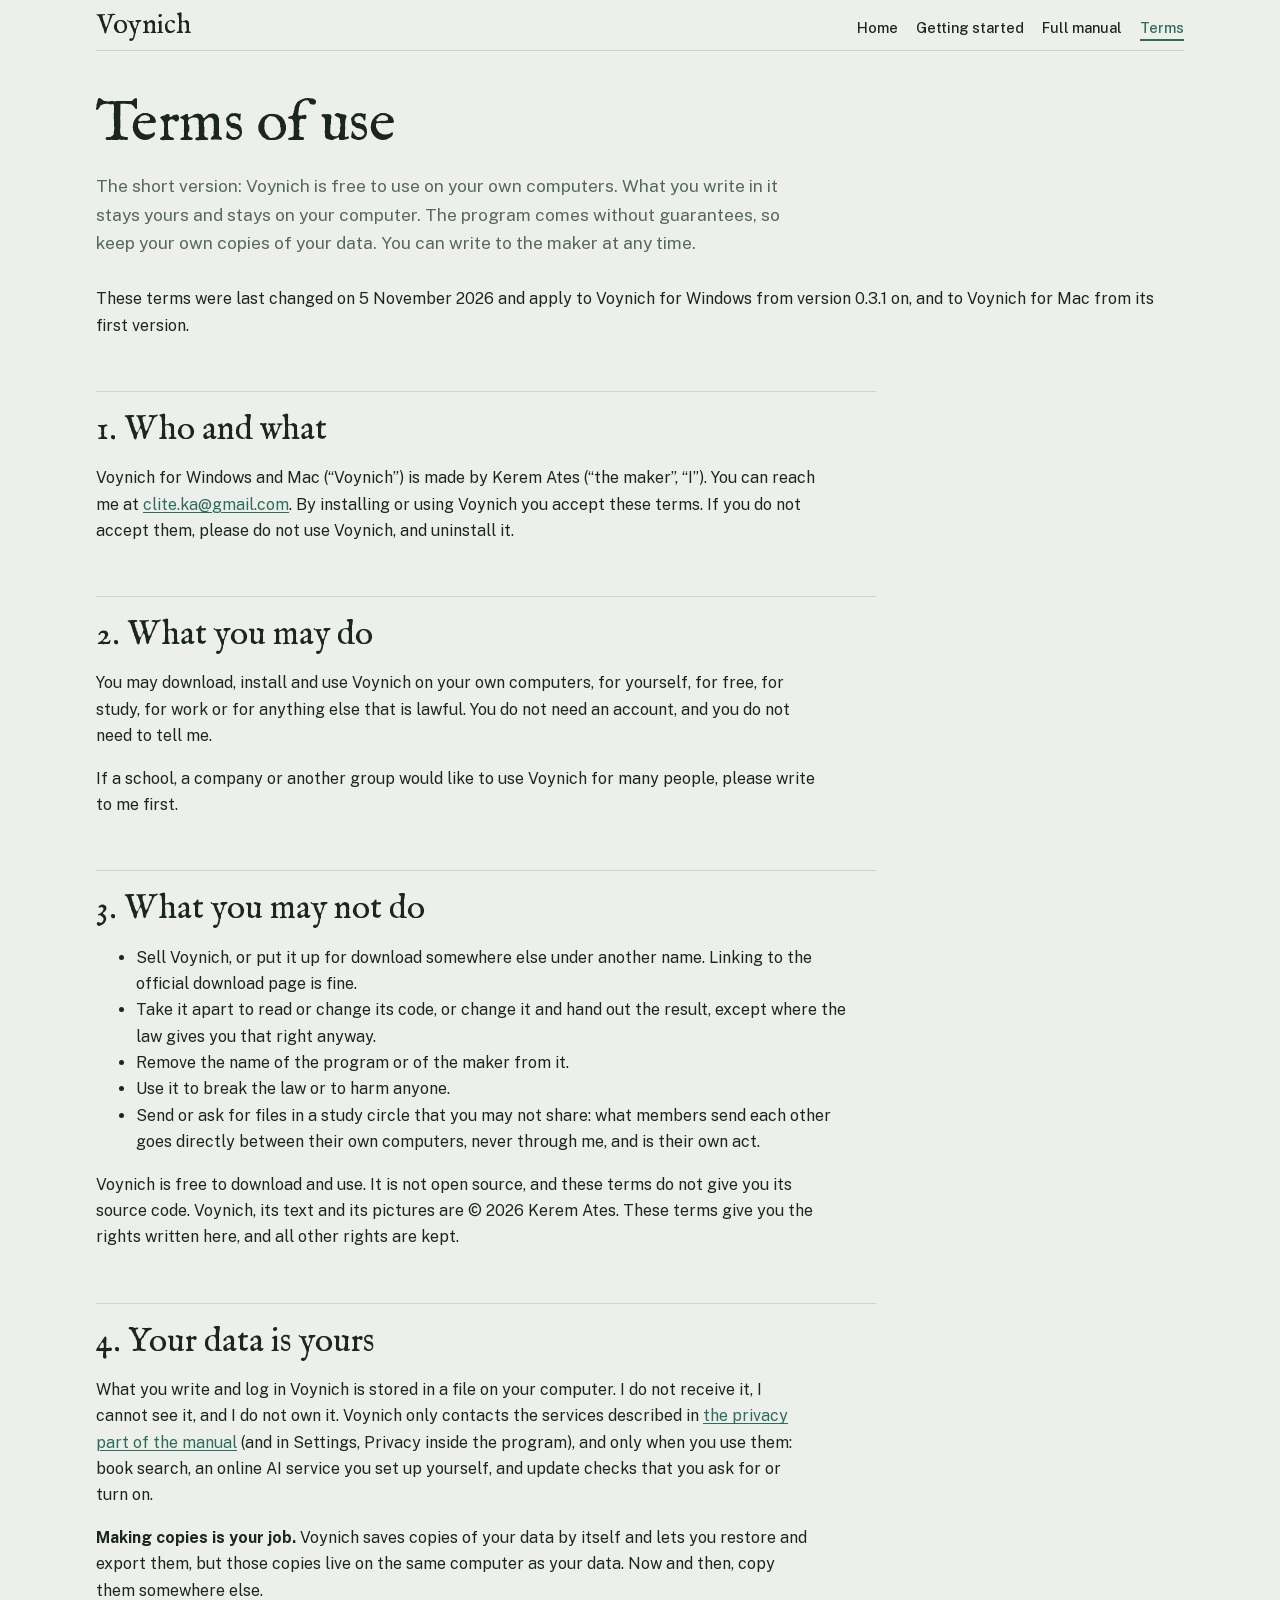
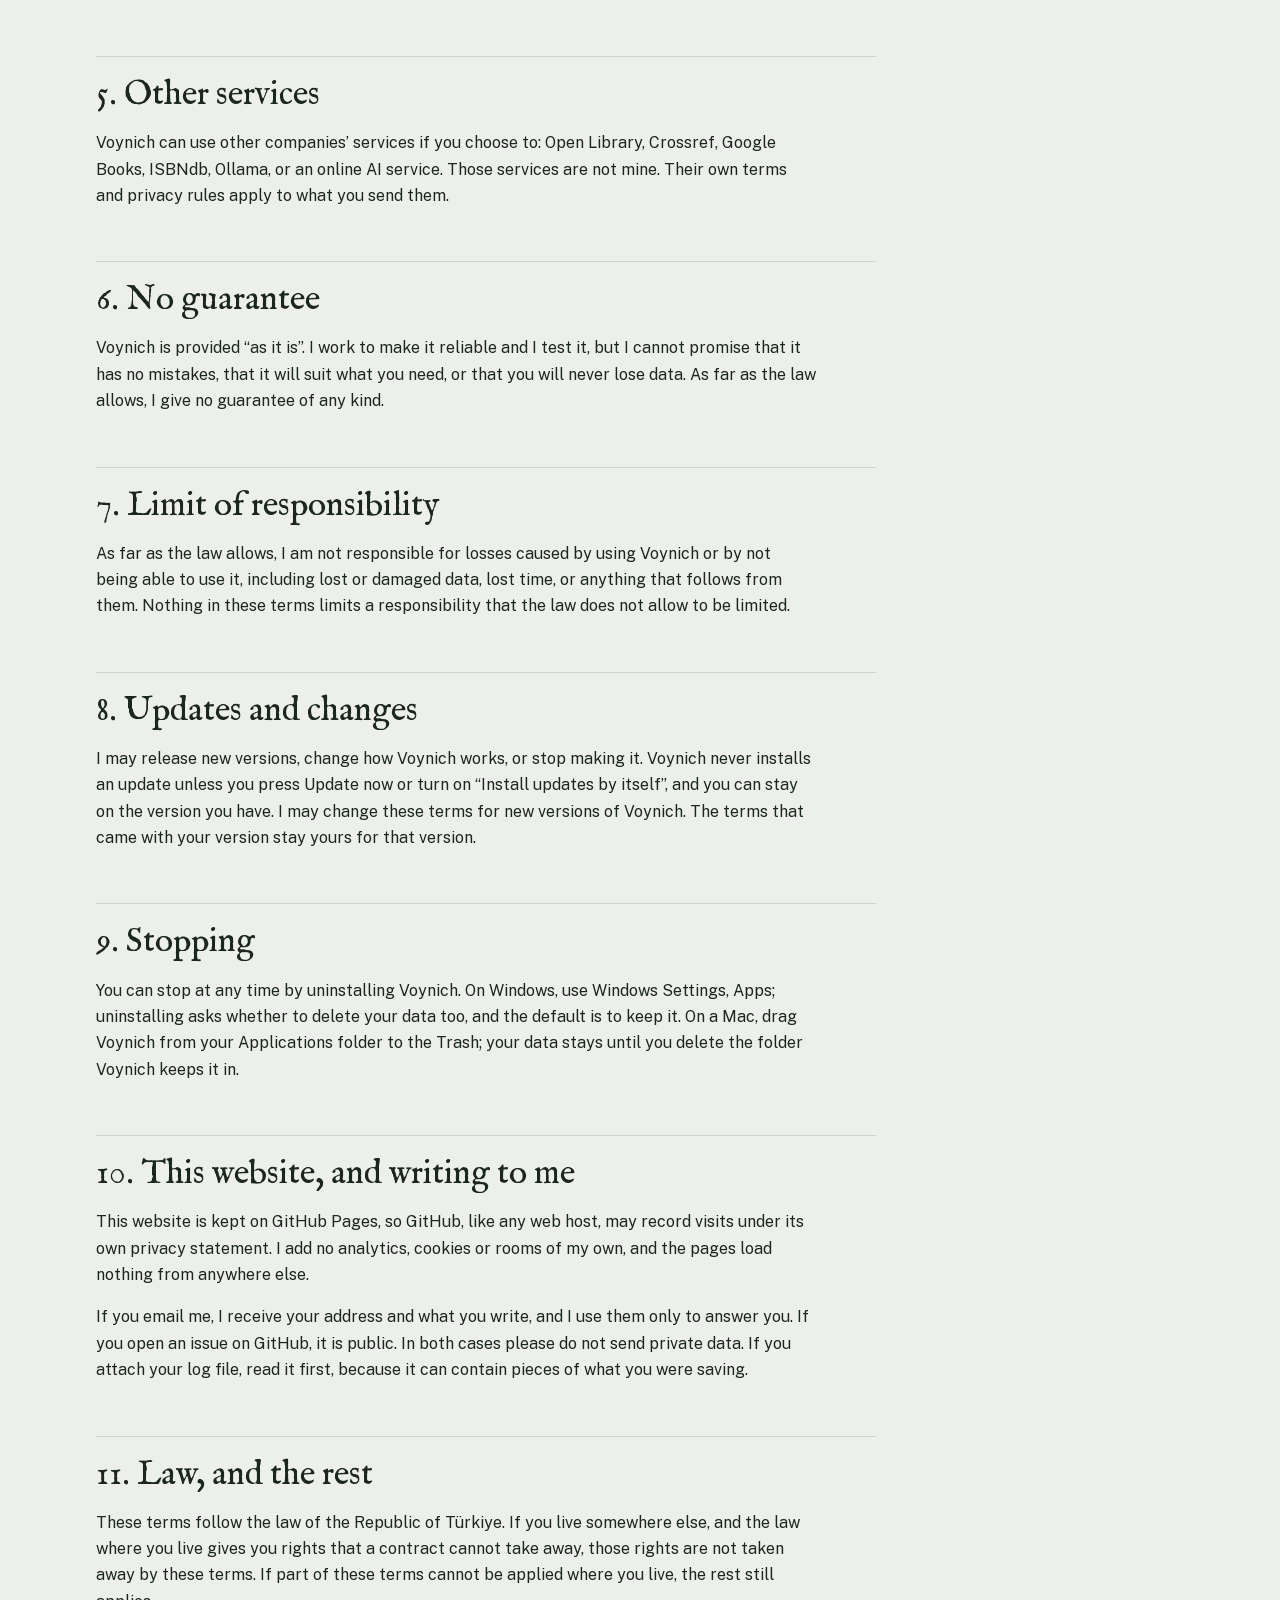
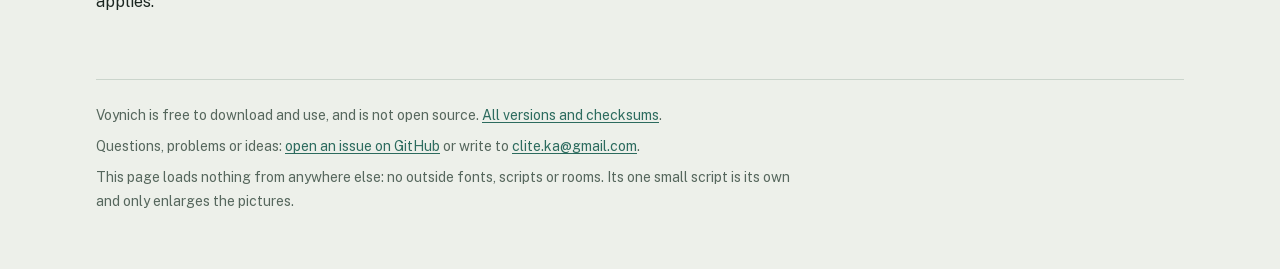
<file: docs/terms.html>
<!doctype html>
<html lang="en">
<head>
<meta charset="utf-8">
<meta name="viewport" content="width=device-width, initial-scale=1">
<meta name="theme-color" content="#0a0e1a">
<title>Voynich: terms of use</title>
<meta name="description" content="The terms for using Voynich for Windows and Mac: free for your own use, your data stays yours and on your computer, no guarantee, and how to reach the maker.">
<link rel="icon" href="data:image/svg+xml,%3Csvg xmlns='http://www.w3.org/2000/svg' viewBox='0 0 64 64'%3E%3Cg transform='rotate(90 32 32)'%3E%3Crect x='1.3' y='6.1' width='61.4' height='51.8' rx='10.9'/%3E%3Crect x='5' y='9.8' width='54' height='44.4' rx='7.2' fill='%23fff'/%3E%3Crect x='7.9' y='12.7' width='48.3' height='38.7' rx='4.3'/%3E%3C/g%3E%3Cpath transform='translate(32 32) scale(0.46) translate(-50 -50)' fill='%23fff' fill-rule='evenodd' d='M40.0 0.0 L45.2 -0.0 L45.7 0.3 L45.7 15.6 L46.1 16.1 L54.8 16.0 L55.1 9.8 L56.4 5.6 L59.6 2.0 L63.4 0.2 L68.0 0.2 L71.4 1.6 L74.1 4.1 L75.5 6.3 L76.2 8.3 L76.5 11.3 L76.2 14.1 L74.8 17.2 L72.8 19.6 L70.6 21.1 L68.1 22.1 L61.2 22.4 L60.7 30.0 L59.7 32.4 L58.0 34.6 L55.7 36.3 L53.3 37.3 L45.7 38.0 L45.8 78.3 L59.0 78.5 L62.1 79.2 L64.5 80.6 L66.6 82.6 L67.9 84.8 L68.6 86.9 L68.7 91.3 L67.6 94.4 L64.5 97.9 L60.8 99.7 L57.3 100.0 L54.1 99.3 L51.7 97.9 L49.7 96.0 L48.0 93.3 L47.3 90.3 L47.4 87.9 L48.2 84.7 L33.9 84.6 L30.7 83.9 L27.8 82.2 L26.0 80.4 L24.3 77.7 L23.6 75.3 L23.5 72.1 L24.0 69.4 L25.4 66.6 L27.7 64.1 L29.5 62.9 L32.2 61.8 L39.6 61.2 L39.6 37.9 L30.5 37.8 L29.7 38.6 L29.6 40.1 L24.6 42.9 L23.7 41.2 L23.5 39.3 L23.6 37.4 L24.6 35.1 L26.1 33.5 L27.7 32.3 L30.3 31.6 L39.5 31.4 L39.6 22.9 L39.1 22.3 L23.7 22.3 L23.5 16.4 Z M65.2 6.2 L67.4 6.4 L69.7 8.4 L70.4 10.6 L70.0 13.2 L68.9 14.8 L67.3 15.9 L61.4 16.1 L61.2 11.1 L61.5 9.1 L63.0 7.1 Z M39.3 9.4 L39.6 9.7 L39.5 15.9 L32.9 16.1 L32.9 15.7 Z M46.0 22.3 L54.8 22.4 L54.9 27.8 L53.6 30.2 L51.2 31.5 L45.8 31.4 L45.7 22.9 Z M34.4 67.7 L39.1 67.7 L39.6 68.0 L39.4 78.4 L33.6 78.3 L31.6 77.3 L30.1 75.5 L29.6 73.0 L30.1 70.6 L32.0 68.6 Z M57.3 84.7 L59.0 84.7 L60.7 85.4 L61.8 86.5 L62.5 87.9 L62.7 89.6 L62.1 91.5 L60.5 93.1 L58.8 93.8 L57.1 93.8 L55.5 93.1 L54.1 91.7 L53.6 90.2 L53.6 88.1 L54.4 86.5 L55.5 85.4 Z'/%3E%3C/svg%3E">
<link rel="stylesheet" href="guide.css">
<link rel="stylesheet" href="gallery.css">
</head>
<body>
<div class="wrap">
  <header class="top">
    <a class="brand" href="index.html">Voynich</a>
    <nav class="site" aria-label="Pages">
      <a href="index.html">Home</a>
      <a href="guide.html">Getting started</a>
      <a href="manual.html">Full manual</a>
      <a href="terms.html" aria-current="page">Terms</a>
    </nav>
  </header>

  <main>
    <h1>Terms of use</h1>
    <p class="lead">The short version: Voynich is free to use on your own computers. What you write in it stays yours and stays on your computer. The program comes without guarantees, so keep your own copies of your data. You can write to the maker at any time.</p>
    <p>These terms were last changed on 5 November 2026 and apply to Voynich for Windows from version 0.3.1 on, and to Voynich for Mac from its first version.</p>

    <article>
      <h2 id="who">1. Who and what</h2>
      <p>Voynich for Windows and Mac (&ldquo;Voynich&rdquo;) is made by Kerem Ates (&ldquo;the maker&rdquo;, &ldquo;I&rdquo;). You can reach me at <a href="mailto:clite.ka@gmail.com">clite.ka@gmail.com</a>. By installing or using Voynich you accept these terms. If you do not accept them, please do not use Voynich, and uninstall it.</p>

      <h2 id="use">2. What you may do</h2>
      <p>You may download, install and use Voynich on your own computers, for yourself, for free, for study, for work or for anything else that is lawful. You do not need an account, and you do not need to tell me.</p>
      <p>If a school, a company or another group would like to use Voynich for many people, please write to me first.</p>

      <h2 id="not">3. What you may not do</h2>
      <ul>
        <li>Sell Voynich, or put it up for download somewhere else under another name. Linking to the official download page is fine.</li>
        <li>Take it apart to read or change its code, or change it and hand out the result, except where the law gives you that right anyway.</li>
        <li>Remove the name of the program or of the maker from it.</li>
        <li>Use it to break the law or to harm anyone.</li>
        <li>Send or ask for files in a study circle that you may not share: what members send each other goes directly between their own computers, never through me, and is their own act.</li>
      </ul>
      <p>Voynich is free to download and use. It is not open source, and these terms do not give you its source code. Voynich, its text and its pictures are &copy; 2026 Kerem Ates. These terms give you the rights written here, and all other rights are kept.</p>

      <h2 id="data">4. Your data is yours</h2>
      <p>What you write and log in Voynich is stored in a file on your computer. I do not receive it, I cannot see it, and I do not own it. Voynich only contacts the services described in <a href="manual.html#privacy">the privacy part of the manual</a> (and in Settings, Privacy inside the program), and only when you use them: book search, an online AI service you set up yourself, and update checks that you ask for or turn on.</p>
      <p><strong>Making copies is your job.</strong> Voynich saves copies of your data by itself and lets you restore and export them, but those copies live on the same computer as your data. Now and then, copy them somewhere else.</p>

      <h2 id="services">5. Other services</h2>
      <p>Voynich can use other companies&rsquo; services if you choose to: Open Library, Crossref, Google Books, ISBNdb, Ollama, or an online AI service. Those services are not mine. Their own terms and privacy rules apply to what you send them.</p>

      <h2 id="guarantee">6. No guarantee</h2>
      <p>Voynich is provided &ldquo;as it is&rdquo;. I work to make it reliable and I test it, but I cannot promise that it has no mistakes, that it will suit what you need, or that you will never lose data. As far as the law allows, I give no guarantee of any kind.</p>

      <h2 id="responsibility">7. Limit of responsibility</h2>
      <p>As far as the law allows, I am not responsible for losses caused by using Voynich or by not being able to use it, including lost or damaged data, lost time, or anything that follows from them. Nothing in these terms limits a responsibility that the law does not allow to be limited.</p>

      <h2 id="changes">8. Updates and changes</h2>
      <p>I may release new versions, change how Voynich works, or stop making it. Voynich never installs an update unless you press Update now or turn on &ldquo;Install updates by itself&rdquo;, and you can stay on the version you have. I may change these terms for new versions of Voynich. The terms that came with your version stay yours for that version.</p>

      <h2 id="stopping">9. Stopping</h2>
      <p>You can stop at any time by uninstalling Voynich. On Windows, use Windows Settings, Apps; uninstalling asks whether to delete your data too, and the default is to keep it. On a Mac, drag Voynich from your Applications folder to the Trash; your data stays until you delete the folder Voynich keeps it in.</p>

      <h2 id="website">10. This website, and writing to me</h2>
      <p>This website is kept on GitHub Pages, so GitHub, like any web host, may record visits under its own privacy statement. I add no analytics, cookies or rooms of my own, and the pages load nothing from anywhere else.</p>
      <p>If you email me, I receive your address and what you write, and I use them only to answer you. If you open an issue on GitHub, it is public. In both cases please do not send private data. If you attach your log file, read it first, because it can contain pieces of what you were saving.</p>

      <h2 id="law">11. Law, and the rest</h2>
      <p>These terms follow the law of the Republic of T&uuml;rkiye. If you live somewhere else, and the law where you live gives you rights that a contract cannot take away, those rights are not taken away by these terms. If part of these terms cannot be applied where you live, the rest still applies.</p>
    </article>
  </main>

  <footer>
    <p>Voynich is free to download and use, and is not open source. <a href="https://github.com/cliteka-cell/voynich-releases/releases">All versions and checksums</a>.</p>
    <p>Questions, problems or ideas: <a href="https://github.com/cliteka-cell/voynich-releases/issues">open an issue on GitHub</a> or write to <a href="mailto:clite.ka@gmail.com">clite.ka@gmail.com</a>.</p>
    <p>This page loads nothing from anywhere else: no outside fonts, scripts or rooms. Its one small script is its own and only enlarges the pictures.</p>
  </footer>
</div>
<script src="site.js" defer></script>
</body>
</html>
</file>
<file: docs/guide.css>
/* The site's look: a folio. One reading column on green-grey paper, titles in IM Fell English, numbered leaves, thin rules.
   The same colours as the landing page (a test holds them equal). The fonts are the program's own, served from this site. */
@font-face { font-family: "IM Fell English"; font-style: normal; font-weight: 400; font-display: swap; src: url("fonts/im-fell-english.woff2") format("woff2"); }
@font-face { font-family: "IM Fell English"; font-style: italic; font-weight: 400; font-display: swap; src: url("fonts/im-fell-english-italic.woff2") format("woff2"); }
@font-face { font-family: "Public Sans"; font-style: normal; font-weight: 100 900; font-display: swap; src: url("fonts/public-sans.woff2") format("woff2"); unicode-range: U+0000-00FF, U+0131, U+0152-0153, U+02BB-02BC, U+02C6, U+02DA, U+02DC, U+2000-206F, U+20AC, U+2122, U+2191, U+2193, U+2212, U+2215, U+FEFF, U+FFFD; }
@font-face { font-family: "Public Sans"; font-style: normal; font-weight: 100 900; font-display: swap; src: url("fonts/public-sans-ext.woff2") format("woff2"); unicode-range: U+0100-02BA, U+02BD-02C5, U+02C7-02CC, U+02CE-02D7, U+02DD-02FF, U+1E00-1E9F, U+2020, U+20A0-20AB, U+20AD-20C4, U+2113, U+2C60-2C7F, U+A720-A7FF; }
@font-face { font-family: "JetBrains Mono"; font-style: normal; font-weight: 100 800; font-display: swap; src: url("fonts/jetbrains-mono.woff2") format("woff2"); }

:root {
  color-scheme: dark light;
  --bg: #101713;
  --surface: #17201b;
  --surface-2: #1d3730;
  --border: #2b3a32;
  --fg: #e2e9e3;
  --muted: #98a99f;
  --accent: #7cc0ad;
  --accent-fg: #101713;
  --ochre: #d8a852;
  --ochre-soft: #33291a;
}
@media (prefers-color-scheme: light) {
  :root {
    --bg: #edf0ea;
    --surface: #f8faf6;
    --surface-2: #dce9e2;
    --border: #cbd5cc;
    --fg: #1b2620;
    --muted: #56675d;
    --accent: #2c6b5e;
    --accent-fg: #ffffff;
    --ochre: #8f6218;
    --ochre-soft: #f1e6cf;
  }
}
html {
  --display: "IM Fell English", "Iowan Old Style", Georgia, serif;
  --body: "Public Sans", "Segoe UI", system-ui, sans-serif;
  --mono: "JetBrains Mono", ui-monospace, Consolas, monospace;
}
* { box-sizing: border-box; }
html { scroll-padding-top: 72px; }
@media (prefers-reduced-motion: no-preference) { html { scroll-behavior: smooth; } }
body { margin: 0; background: var(--bg); color: var(--fg); font-family: var(--body); font-size: 16px; line-height: 1.65; }
a { color: var(--accent); text-underline-offset: 2px; }
a:focus-visible, summary:focus-visible, button:focus-visible { outline: 2px solid var(--accent); outline-offset: 3px; border-radius: 4px; }
h1, h2, h3 { font-family: var(--display); font-weight: 400; line-height: 1.15; text-wrap: balance; }
h1 em, h2 em { color: var(--accent); }
.wrap { max-width: 1120px; margin: 0 auto; padding: 0 max(16px, env(safe-area-inset-left, 0px)) 0 max(16px, env(safe-area-inset-right, 0px)); }

/* the bar at the top: the name in the book face, the pages beside it, and it stays while you read */
header.top {
  position: sticky; top: 0; z-index: 5; background: var(--bg); border-bottom: 1px solid var(--border);
  display: flex; flex-wrap: wrap; align-items: baseline; justify-content: space-between; gap: 6px 18px; padding: 12px 0 10px;
}
.brand { font-family: var(--display); font-size: 28px; line-height: 1; color: var(--fg); text-decoration: none; }
.brand:hover { color: var(--accent); }
nav.site { display: flex; flex-wrap: wrap; gap: 4px 18px; font-size: 14.5px; font-weight: 500; }
nav.site a { color: var(--fg); text-decoration: none; white-space: nowrap; }
@media (max-width: 620px) { header.top { position: static; } html { scroll-padding-top: 16px; } }
nav.site a:hover { color: var(--accent); }
nav.site a[aria-current] { color: var(--accent); text-decoration: underline; text-decoration-thickness: 2px; text-underline-offset: 6px; }

/* the guide and the manual */
h1 { font-size: clamp(38px, 6.5vw, 58px); letter-spacing: -0.01em; margin: 40px 0 14px; }
h2 { font-size: clamp(27px, 3.6vw, 34px); margin: 52px 0 12px; padding-top: 18px; border-top: 1px solid var(--border); }
h3 { font-size: 23px; margin: 30px 0 8px; }
.lead { font-size: 17.5px; color: var(--muted); max-width: 64ch; margin: 0 0 28px; }
.layout { display: grid; grid-template-columns: 240px minmax(0, 1fr); gap: 44px; align-items: start; }
.toc { position: sticky; top: 72px; max-height: calc(100vh - 88px); overflow: auto; font-size: 14px; padding: 4px 0; }
.toc ol { list-style: none; margin: 0; padding: 0; }
.toc li { margin: 0; }
.toc a { display: block; padding: 4px 10px; border-left: 2px solid transparent; color: var(--muted); text-decoration: none; }
.toc a:hover { color: var(--fg); border-left-color: var(--accent); background: var(--surface); }
.toc .group { margin: 16px 10px 4px; font-size: 11.5px; font-weight: 600; text-transform: uppercase; letter-spacing: 0.12em; color: var(--muted); }
@media (max-width: 900px) {
  .layout { grid-template-columns: 1fr; gap: 8px; }
  .toc { position: static; max-height: none; border-top: 1px solid var(--border); border-bottom: 1px solid var(--border); padding: 4px 0 12px; }
}
article { min-width: 0; max-width: 780px; }
article p, article li { max-width: 72ch; }
.shot { margin: 20px 0 10px; }
.shot img { display: block; width: 100%; height: auto; border: 1px solid var(--border); border-radius: 10px; box-shadow: 0 10px 30px rgba(16, 23, 19, 0.18); }
.shot figcaption { color: var(--muted); font-size: 14px; margin-top: 8px; }
.note { background: var(--surface-2); border-radius: 6px; padding: 10px 14px; margin: 18px 0; font-size: 15px; }
.note p { margin: 0; }
.note strong:first-child { color: var(--fg); }

/* steps: big numerals in the book face, as the roadmap's order */
ol.steps { counter-reset: step; list-style: none; padding: 0; margin: 0; max-width: 880px; }
.step { counter-increment: step; }
ol.steps > li.step { position: relative; padding: 22px 0 6px 64px; margin: 0; border-top: 1px solid var(--border); }
ol.steps > li.step:last-child { border-bottom: 1px solid var(--border); padding-bottom: 18px; }
ol.steps > li.step::before { content: counter(step); position: absolute; left: 0; top: 18px; font-family: var(--display); font-size: 44px; line-height: 1; color: var(--accent); }
@media (max-width: 620px) { ol.steps > li.step { padding-left: 44px; } ol.steps > li.step::before { font-size: 34px; } }

kbd { background: var(--surface); border: 1px solid var(--border); border-bottom-width: 2px; border-radius: 5px; padding: 0 6px; font-size: 0.86em; font-family: var(--mono); }
code { font-family: var(--mono); font-size: 0.86em; background: var(--surface-2); padding: 0.08em 0.38em; border-radius: 4px; overflow-wrap: anywhere; }
table { border-collapse: collapse; width: 100%; font-size: 15px; margin: 14px 0; }
th, td { border-top: 1px solid var(--border); padding: 9px 10px; text-align: left; vertical-align: top; }
tr:last-child td { border-bottom: 1px solid var(--border); }
th { color: var(--muted); font-weight: 600; font-size: 13px; letter-spacing: 0.04em; }

/* questions: rows with thin rules, the question in the book face */
details { border-top: 1px solid var(--border); padding: 14px 0; margin: 0; }
details:last-of-type { border-bottom: 1px solid var(--border); }
summary { cursor: pointer; font-family: var(--display); font-size: 21px; line-height: 1.3; list-style: none; display: flex; gap: 14px; align-items: baseline; }
summary::-webkit-details-marker { display: none; }
summary::before { content: "+"; font-family: var(--mono); font-size: 16px; color: var(--accent); width: 14px; flex: none; }
details[open] summary::before { content: "\2212"; }
details p { margin: 10px 0 0 28px; color: var(--muted); max-width: 70ch; }

.button { display: inline-block; background: var(--accent); color: var(--accent-fg); font-weight: 600; text-decoration: none; padding: 11px 20px; border-radius: 6px; }
.button:hover { filter: brightness(1.08); }
.button.quiet { background: transparent; color: var(--fg); border: 1px solid var(--border); }
.button.quiet:hover { border-color: var(--accent); color: var(--accent); filter: none; }
footer { margin-top: 64px; padding: 24px 0 48px; border-top: 1px solid var(--border); color: var(--muted); font-size: 14px; }
footer p { margin: 0 0 8px; max-width: 80ch; }
</file>
<file: docs/gallery.css>
/* Shared by every page: pictures that open larger, the carousel on the landing page, and the viewer. Colours come from each page's own tokens. */

a.zoom { display: block; cursor: zoom-in; border-radius: 12px; }
a.zoom:focus-visible { outline: 3px solid var(--accent); outline-offset: 3px; }
a.zoom img { transition: filter 0.2s ease; }
a.zoom:hover img { filter: brightness(1.08); }

/* ---- the carousel (the script turns the plain grid of pictures into this; without it the grid stays) ---- */
.gallery.coverflow { display: block; position: relative; }
.cf-stage { position: relative; aspect-ratio: 100 / 47; overflow: hidden; touch-action: pan-y; }
.cf-slide { position: absolute; left: 50%; top: 50%; width: 62%; margin: 0; transform: translate(-50%, -50%); transition: transform 0.45s cubic-bezier(0.4, 0, 0.2, 1), opacity 0.35s ease; }
.cf-slide .shot, .cf-slide a.zoom { margin: 0; }
.cf-slide img { aspect-ratio: 1280 / 900; object-fit: contain; background: #0a0e1a; } /* the screenshots are dark, so any spare room around one is too, in either colour scheme */
.cf-slide figcaption { display: none; }
.cf-slide[data-pos="0"] { z-index: 3; opacity: 1; }
.cf-slide[data-pos="-1"] { z-index: 2; opacity: 0.4; transform: translate(-50%, -50%) translateX(-66%) scale(0.78); }
.cf-slide[data-pos="1"] { z-index: 2; opacity: 0.4; transform: translate(-50%, -50%) translateX(66%) scale(0.78); }
.cf-slide[data-pos="-2"] { z-index: 1; opacity: 0; transform: translate(-50%, -50%) translateX(-120%) scale(0.6); }
.cf-slide[data-pos="2"] { z-index: 1; opacity: 0; transform: translate(-50%, -50%) translateX(120%) scale(0.6); }
.cf-slide[data-pos="far"] { z-index: 0; opacity: 0; transform: translate(-50%, -50%) scale(0.5); }
.cf-slide:not([data-pos="0"]) { pointer-events: none; }
.cf-slide[data-pos="-1"], .cf-slide[data-pos="1"] { pointer-events: auto; cursor: pointer; }
.cf-slide[data-pos="-1"] a.zoom, .cf-slide[data-pos="1"] a.zoom { cursor: pointer; }
.cf-caption { text-align: center; color: var(--muted); font-size: 15px; min-height: 3em; margin: 14px auto 0; max-width: 640px; }
.cf-controls { display: flex; align-items: center; justify-content: center; gap: 18px; margin-top: 6px; }
.cf-arrow, .lb-close, .lb-prev, .lb-next { background: var(--surface); border: 1px solid var(--border); color: var(--fg); width: 44px; height: 44px; border-radius: 50%; font-size: 26px; line-height: 1; cursor: pointer; display: flex; align-items: center; justify-content: center; padding: 0 0 3px; font-family: inherit; }
.cf-arrow:hover, .lb-close:hover, .lb-prev:hover, .lb-next:hover { border-color: var(--accent); }
.cf-arrow:focus-visible, .cf-dot:focus-visible, .lb-close:focus-visible, .lb-prev:focus-visible, .lb-next:focus-visible { outline: 3px solid var(--accent); outline-offset: 3px; }
.cf-dots { display: flex; flex-wrap: wrap; justify-content: center; gap: 4px; }
.cf-dot { background: none; border: 0; padding: 9px 3px; cursor: pointer; }
.cf-dot::before { content: ""; display: block; width: 8px; height: 8px; border-radius: 4px; background: var(--border); transition: width 0.25s ease, background 0.25s ease; }
.cf-dot[aria-current="true"]::before { width: 24px; background: var(--accent); }
@media (max-width: 700px) {
  .cf-stage { aspect-ratio: 1280 / 900; }
  .cf-slide { width: 100%; }
  .cf-slide[data-pos="-1"], .cf-slide[data-pos="1"] { opacity: 0; pointer-events: none; }
  .cf-slide[data-pos="-1"] { transform: translate(-50%, -50%) translateX(-100%); }
  .cf-slide[data-pos="1"] { transform: translate(-50%, -50%) translateX(100%); }
  .cf-slide[data-pos="-2"], .cf-slide[data-pos="2"], .cf-slide[data-pos="far"] { opacity: 0; }
}
@media (prefers-reduced-motion: reduce) {
  .cf-slide, a.zoom img, .cf-dot::before { transition: none; }
}

/* ---- the viewer ---- */
dialog.lightbox { border: 0; padding: 0; margin: 0; width: 100%; max-width: 100vw; height: 100%; max-height: 100vh; background: transparent; color: var(--fg); }
dialog.lightbox::backdrop { background: rgba(4, 7, 16, 0.9); }
dialog.lightbox[open] { display: flex; align-items: center; justify-content: center; }
.lb-figure { margin: 0; display: flex; flex-direction: column; align-items: center; max-width: 100%; padding: 56px 64px 16px; }
.lb-figure img { display: block; max-width: min(100%, 1280px); max-height: calc(100vh - 150px); width: auto; height: auto; border-radius: 12px; border: 1px solid var(--border); background: var(--surface); }
.lb-figure figcaption { color: #e8ebf5; font-size: 15px; text-align: center; margin-top: 12px; max-width: 760px; }
.lb-count { color: #aab1c9; font-size: 13px; margin-top: 4px; }
.lb-close, .lb-prev, .lb-next { position: fixed; background: rgba(18, 23, 42, 0.92); color: #e8ebf5; border-color: #3a4468; z-index: 2; }
.lb-close { top: 14px; right: 14px; }
.lb-prev, .lb-next { top: 50%; transform: translateY(-50%); }
.lb-prev { left: 12px; }
.lb-next { right: 12px; }
.lb-prev[hidden], .lb-next[hidden] { display: none; }
@media (max-width: 700px) { .lb-figure { padding: 60px 8px 12px; } .lb-prev, .lb-next { top: auto; bottom: 14px; transform: none; } .lb-prev { left: 14px; } .lb-next { right: 14px; } }
</file>
